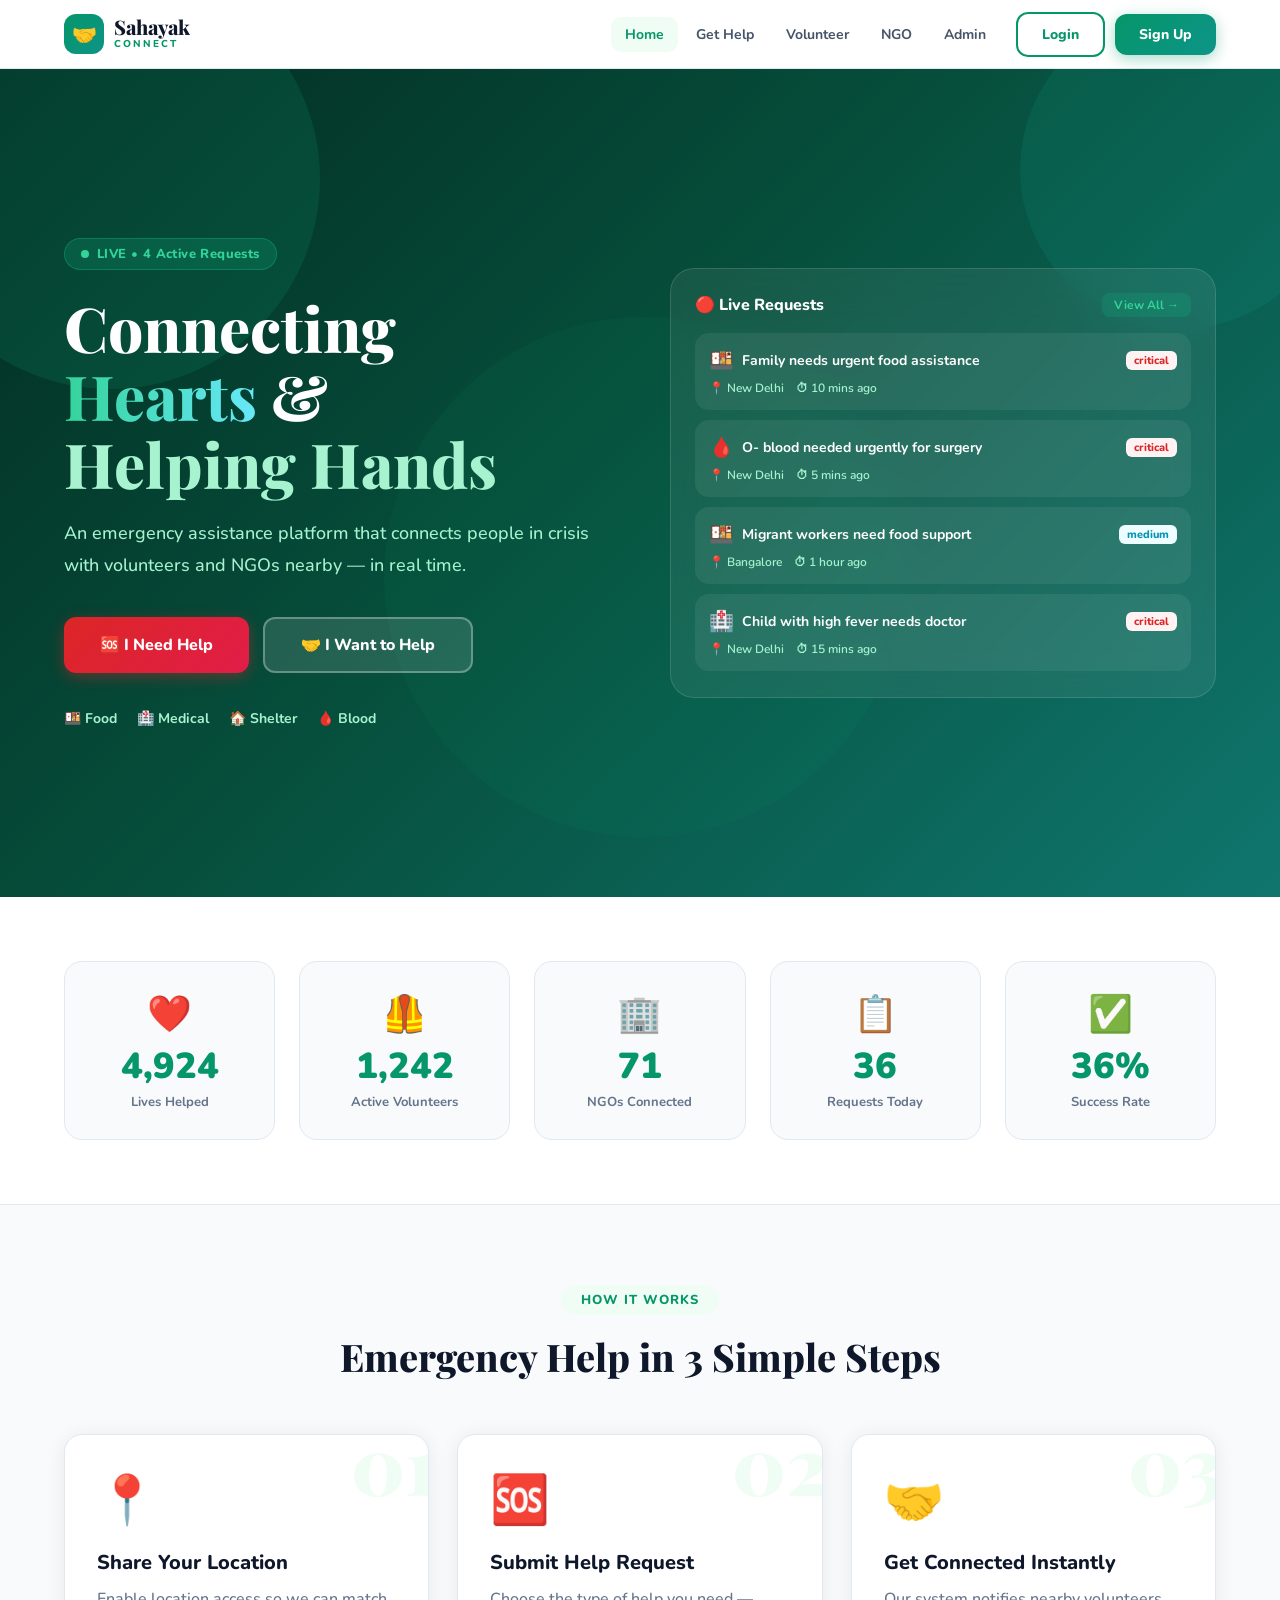
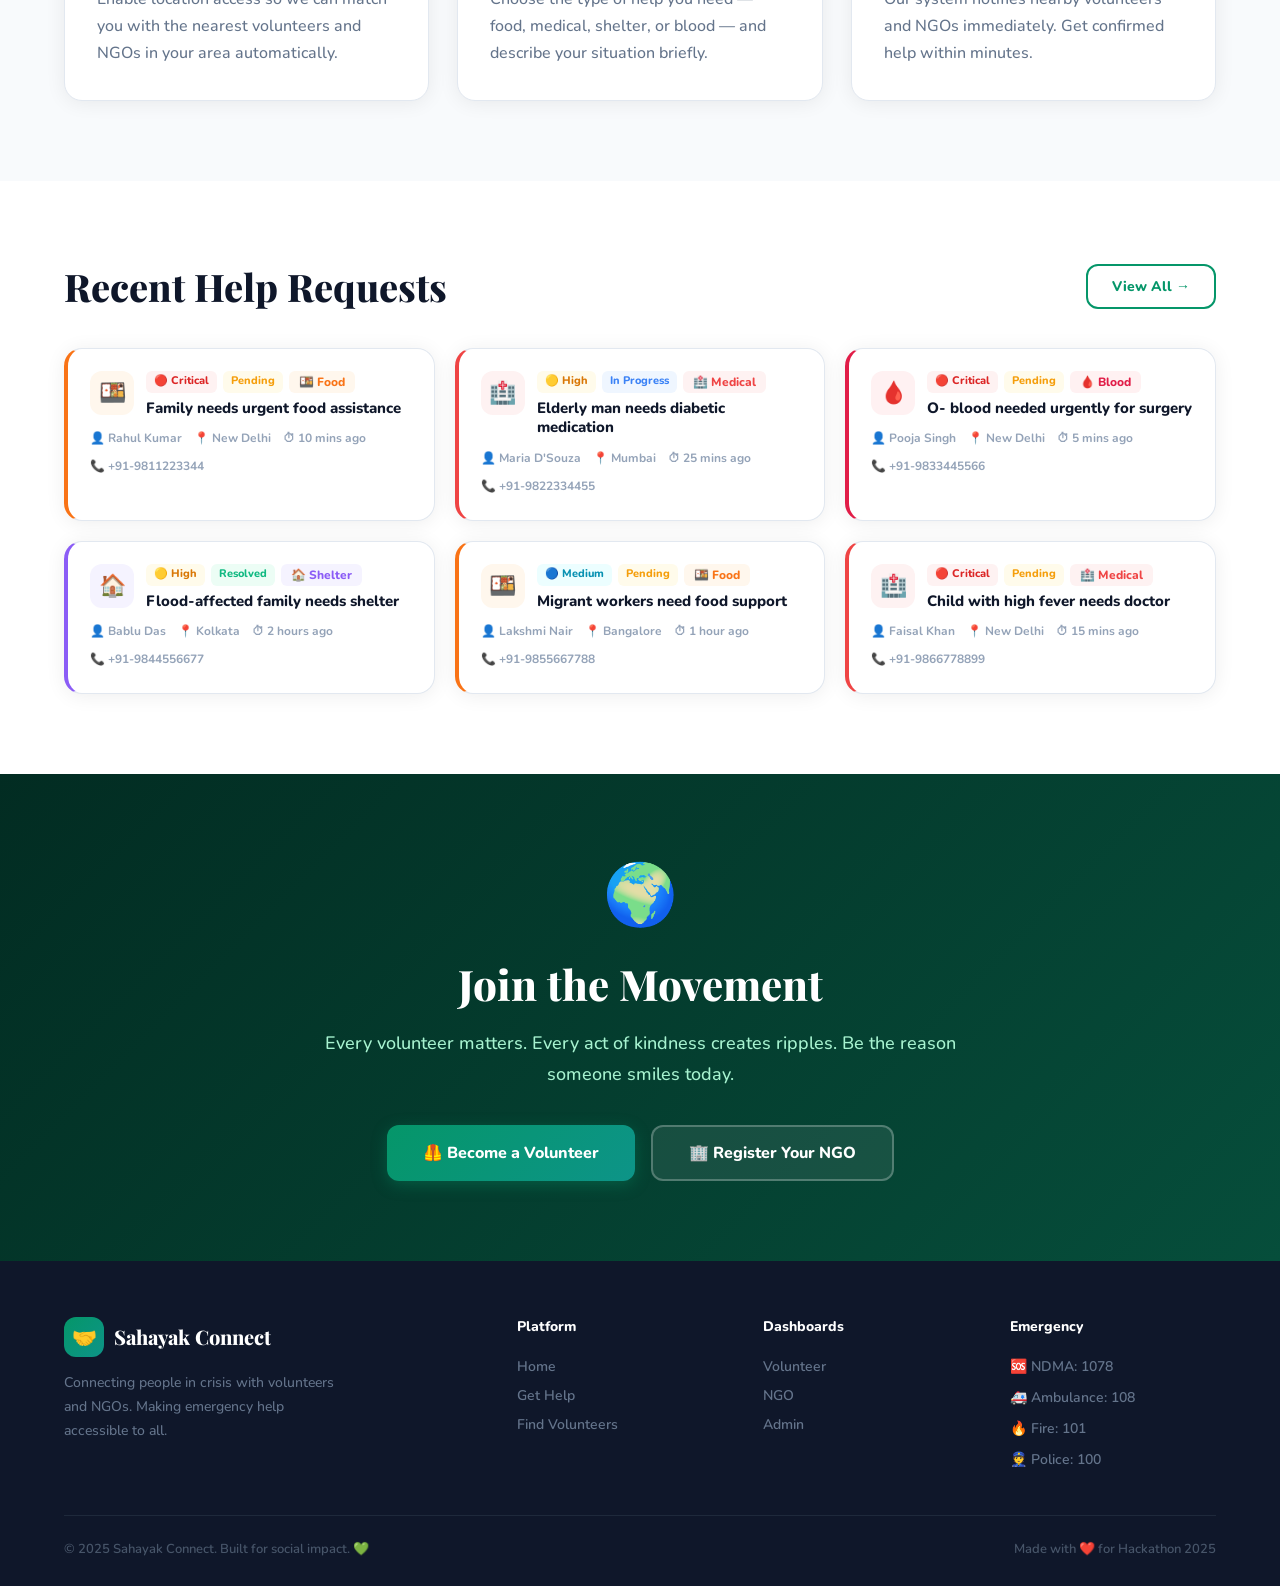
<file: index.html>
<!DOCTYPE html>
<html lang="en">
<head>
  <meta charset="UTF-8" />
  <meta name="viewport" content="width=device-width, initial-scale=1.0" />
  <title>Sahayak Connect — Emergency Help Platform</title>

  <!-- Google Fonts: Nunito (body) + Playfair Display (headings) -->
  <link href="https://fonts.googleapis.com/css2?family=Nunito:wght@400;500;600;700;800;900&family=Playfair+Display:wght@700;800&display=swap" rel="stylesheet" />

  <!-- Main stylesheet -->
  <link rel="stylesheet" href="style.css" />
</head>
<body>

  <!-- ═══════════════════════════════════════════════
       NAVBAR — sticky top navigation bar
  ═══════════════════════════════════════════════ -->
  <nav class="navbar" id="navbar">
    <div class="nav-inner">

      <!-- Brand Logo -->
      <div class="brand" onclick="window.location='index.html'">
        <div class="brand-icon">🤝</div>
        <div>
          <div class="brand-name">Sahayak</div>
          <div class="brand-sub">CONNECT</div>
        </div>
      </div>

      <!-- Desktop Navigation Links -->
      <ul class="nav-links" id="navLinks">
        <li><a href="index.html" class="nav-link active">Home</a></li>
        <li><a href="request.html" class="nav-link">Get Help</a></li>
        <li><a href="volunteer.html" class="nav-link">Volunteer</a></li>
        <li><a href="ngo.html" class="nav-link">NGO</a></li>
        <li><a href="admin.html" class="nav-link">Admin</a></li>
      </ul>

      <!-- Auth Buttons -->
      <div class="nav-actions">
        <a href="auth.html" class="btn btn-outline">Login</a>
        <a href="auth.html" class="btn btn-primary">Sign Up</a>
      </div>

      <!-- Hamburger for Mobile -->
      <button class="hamburger" id="hamburger" onclick="toggleMenu()">☰</button>
    </div>

    <!-- Mobile Menu Dropdown -->
    <div class="mobile-menu" id="mobileMenu">
      <a href="index.html">🏠 Home</a>
      <a href="request.html">🆘 Get Help</a>
      <a href="volunteer.html">🦺 Volunteer Dashboard</a>
      <a href="ngo.html">🏢 NGO Dashboard</a>
      <a href="admin.html">👑 Admin Dashboard</a>
      <a href="auth.html">🔐 Login / Sign Up</a>
    </div>
  </nav>

  <!-- ═══════════════════════════════════════════════
       HERO SECTION — main landing banner
  ═══════════════════════════════════════════════ -->
  <section class="hero">

    <!-- Decorative floating background blobs -->
    <div class="hero-blob blob-1"></div>
    <div class="hero-blob blob-2"></div>
    <div class="hero-blob blob-3"></div>

    <div class="hero-inner">

      <!-- Left: Headline + CTAs -->
      <div class="hero-content fade-up">

        <!-- Live indicator badge -->
        <div class="live-badge">
          <span class="live-dot"></span>
          <span id="liveBadgeText">LIVE • Loading requests...</span>
        </div>

        <h1 class="hero-title">
          Connecting<br />
          <span class="gradient-text">Hearts</span> &<br />
          <span class="hero-sub-text">Helping Hands</span>
        </h1>

        <p class="hero-desc">
          An emergency assistance platform that connects people in crisis
          with volunteers and NGOs nearby — in real time.
        </p>

        <!-- Primary CTA Buttons -->
        <div class="hero-btns">
          <a href="request.html" class="btn btn-danger btn-lg pulse-btn">
            🆘 I Need Help
          </a>
          <a href="auth.html" class="btn btn-glass btn-lg">
            🤝 I Want to Help
          </a>
        </div>

        <!-- Help Category Tags -->
        <div class="hero-tags">
          <span class="hero-tag">🍱 Food</span>
          <span class="hero-tag">🏥 Medical</span>
          <span class="hero-tag">🏠 Shelter</span>
          <span class="hero-tag">🩸 Blood</span>
        </div>
      </div>

      <!-- Right: Live Requests Panel -->
      <div class="hero-panel fade-up-2">
        <div class="panel-header">
          <h3 class="panel-title">🔴 Live Requests</h3>
          <a href="volunteer.html" class="panel-link">View All →</a>
        </div>

        <!-- Requests injected here by script.js -->
        <div id="liveRequestsFeed">
          <p class="panel-empty">Loading live requests...</p>
        </div>
      </div>

    </div>
  </section>

  <!-- ═══════════════════════════════════════════════
       STATS SECTION — animated impact counters
  ═══════════════════════════════════════════════ -->
  <section class="stats-section">
    <div class="container">
      <div class="stats-grid">

        <div class="stat-card">
          <div class="stat-icon">❤️</div>
          <!-- data-target = final number for animation -->
          <div class="stat-num" data-target="12847">0</div>
          <div class="stat-label">Lives Helped</div>
        </div>

        <div class="stat-card">
          <div class="stat-icon">🦺</div>
          <div class="stat-num" data-target="3241">0</div>
          <div class="stat-label">Active Volunteers</div>
        </div>

        <div class="stat-card">
          <div class="stat-icon">🏢</div>
          <div class="stat-num" data-target="187">0</div>
          <div class="stat-label">NGOs Connected</div>
        </div>

        <div class="stat-card">
          <div class="stat-icon">📋</div>
          <div class="stat-num" data-target="94">0</div>
          <div class="stat-label">Requests Today</div>
        </div>

        <div class="stat-card">
          <div class="stat-icon">✅</div>
          <div class="stat-num" data-target="94" data-suffix="%">0</div>
          <div class="stat-label">Success Rate</div>
        </div>

      </div>
    </div>
  </section>

  <!-- ═══════════════════════════════════════════════
       HOW IT WORKS — 3 step explainer
  ═══════════════════════════════════════════════ -->
  <section class="how-section">
    <div class="container">

      <div class="section-header">
        <div class="section-badge">How It Works</div>
        <h2 class="section-title">Emergency Help in 3 Simple Steps</h2>
      </div>

      <div class="steps-grid">

        <div class="step-card card">
          <div class="step-num">01</div>
          <div class="step-icon">📍</div>
          <h3>Share Your Location</h3>
          <p>Enable location access so we can match you with the nearest volunteers and NGOs in your area automatically.</p>
        </div>

        <div class="step-card card">
          <div class="step-num">02</div>
          <div class="step-icon">🆘</div>
          <h3>Submit Help Request</h3>
          <p>Choose the type of help you need — food, medical, shelter, or blood — and describe your situation briefly.</p>
        </div>

        <div class="step-card card">
          <div class="step-num">03</div>
          <div class="step-icon">🤝</div>
          <h3>Get Connected Instantly</h3>
          <p>Our system notifies nearby volunteers and NGOs immediately. Get confirmed help within minutes.</p>
        </div>

      </div>
    </div>
  </section>

  <!-- ═══════════════════════════════════════════════
       RECENT REQUESTS — pulled from dummy data
  ═══════════════════════════════════════════════ -->
  <section class="requests-section">
    <div class="container">

      <div class="section-flex-header">
        <h2 class="section-title">Recent Help Requests</h2>
        <a href="volunteer.html" class="btn btn-outline">View All →</a>
      </div>

      <!-- Cards injected by script.js -->
      <div class="requests-grid" id="homeRequestsGrid"></div>

    </div>
  </section>

  <!-- ═══════════════════════════════════════════════
       CTA BANNER — call to action at page bottom
  ═══════════════════════════════════════════════ -->
  <section class="cta-section">
    <div class="container cta-inner">
      <div class="cta-emoji">🌍</div>
      <h2 class="cta-title">Join the Movement</h2>
      <p class="cta-desc">
        Every volunteer matters. Every act of kindness creates ripples.
        Be the reason someone smiles today.
      </p>
      <div class="cta-btns">
        <a href="auth.html" class="btn btn-primary btn-lg">🦺 Become a Volunteer</a>
        <a href="auth.html" class="btn btn-glass-dark btn-lg">🏢 Register Your NGO</a>
      </div>
    </div>
  </section>

  <!-- ═══════════════════════════════════════════════
       FOOTER
  ═══════════════════════════════════════════════ -->
  <footer class="footer">
    <div class="container">
      <div class="footer-grid">

        <!-- Brand Column -->
        <div class="footer-brand">
          <div class="brand">
            <div class="brand-icon">🤝</div>
            <span class="brand-name" style="color:white">Sahayak Connect</span>
          </div>
          <p class="footer-desc">Connecting people in crisis with volunteers and NGOs. Making emergency help accessible to all.</p>
        </div>

        <!-- Platform Links -->
        <div class="footer-col">
          <div class="footer-col-title">Platform</div>
          <a href="index.html" class="footer-link">Home</a>
          <a href="request.html" class="footer-link">Get Help</a>
          <a href="volunteer.html" class="footer-link">Find Volunteers</a>
        </div>

        <!-- Dashboard Links -->
        <div class="footer-col">
          <div class="footer-col-title">Dashboards</div>
          <a href="volunteer.html" class="footer-link">Volunteer</a>
          <a href="ngo.html" class="footer-link">NGO</a>
          <a href="admin.html" class="footer-link">Admin</a>
        </div>

        <!-- Emergency Numbers -->
        <div class="footer-col">
          <div class="footer-col-title">Emergency</div>
          <div class="footer-emergency">🆘 NDMA: 1078</div>
          <div class="footer-emergency">🚑 Ambulance: 108</div>
          <div class="footer-emergency">🔥 Fire: 101</div>
          <div class="footer-emergency">👮 Police: 100</div>
        </div>

      </div>

      <!-- Footer Bottom Bar -->
      <div class="footer-bottom">
        <span>© 2025 Sahayak Connect. Built for social impact. 💚</span>
        <span>Made with ❤️ for Hackathon 2025</span>
      </div>

    </div>
  </footer>

  <!-- Main JS (shared data + utilities) -->
  <script src="script.js"></script>

  <script>
    // ── On page load: render home page dynamic content ──

    // 1. Show pending count in live badge
    const pending = REQUESTS.filter(r => r.status === 'pending');
    document.getElementById('liveBadgeText').textContent =
      `LIVE • ${pending.length} Active Requests`;

    // 2. Render live requests in hero panel (show top 4 pending)
    const feed = document.getElementById('liveRequestsFeed');
    feed.innerHTML = pending.slice(0, 4).map(r => `
      <div class="live-req-item">
        <div class="live-req-top">
          <span class="live-req-icon">${HELP_TYPES[r.type].icon}</span>
          <span class="live-req-title">${r.title}</span>
          <span class="urgency-badge urgency-${r.urgency}">${r.urgency}</span>
        </div>
        <div class="live-req-meta">
          <span>📍 ${r.city}</span>
          <span>⏱ ${r.time}</span>
        </div>
      </div>
    `).join('') || '<p class="panel-empty">No pending requests 🎉</p>';

    // 3. Render recent requests grid (show 6)
    document.getElementById('homeRequestsGrid').innerHTML =
      REQUESTS.slice(0, 6).map(r => buildRequestCard(r, false)).join('');

    // 4. Animate stat counters when they scroll into view
    animateCounters();

    // 5. Highlight active nav link
    setActiveNav('index.html');
  </script>

</body>
</html>
</file>
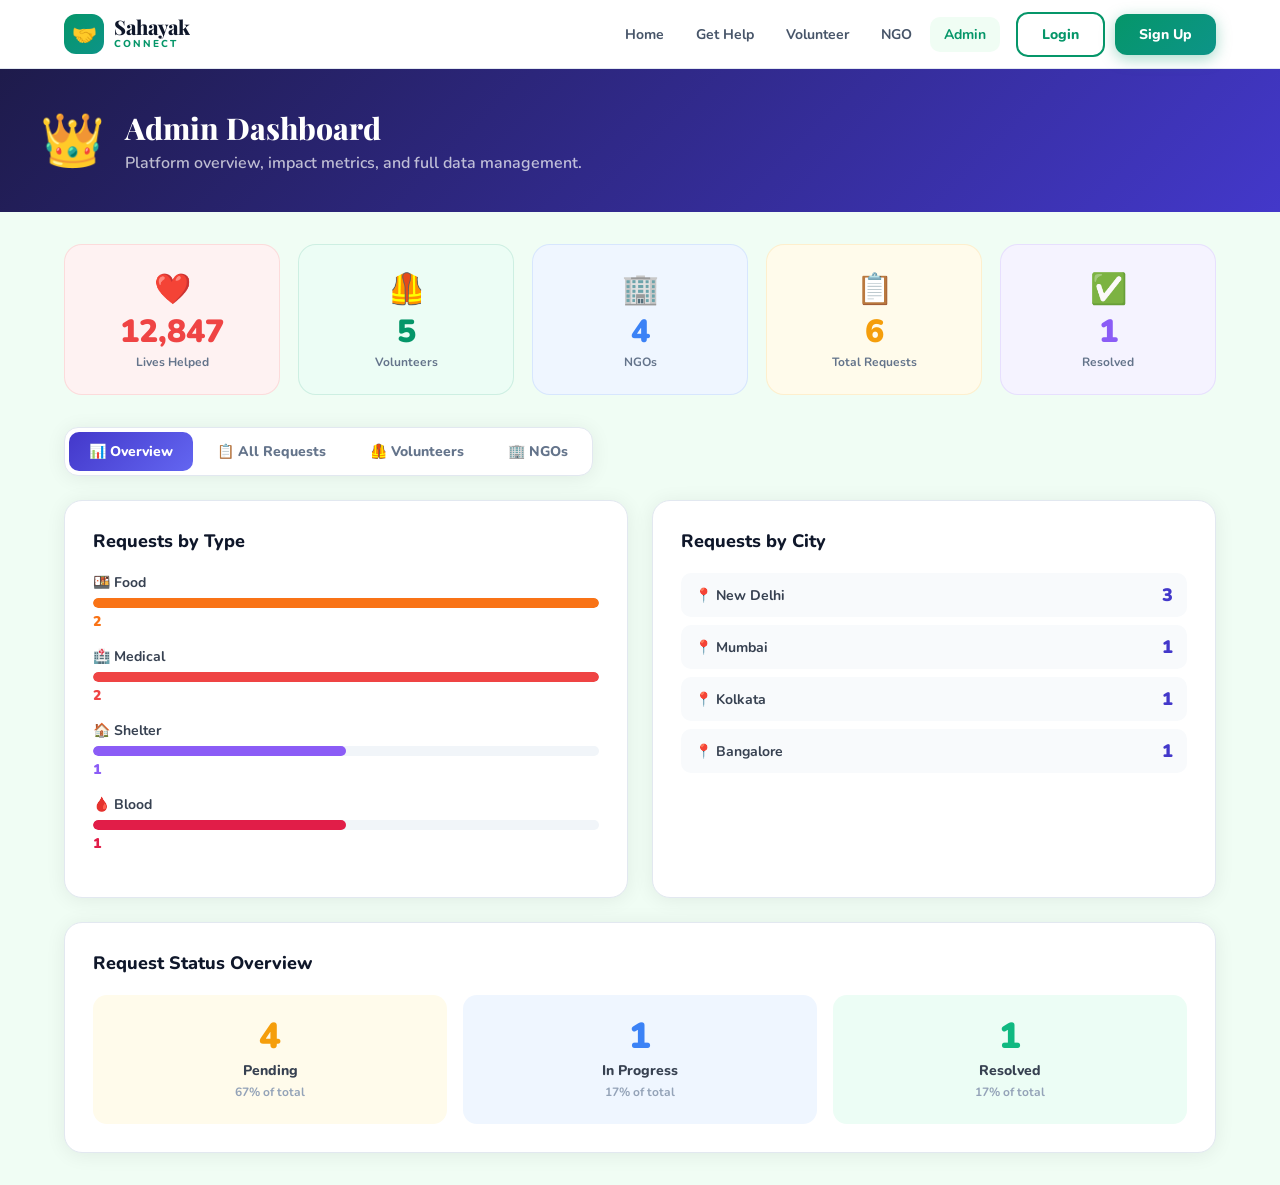
<file: admin.html>
<!DOCTYPE html>
<html lang="en">
<head>
  <meta charset="UTF-8" />
  <meta name="viewport" content="width=device-width, initial-scale=1.0" />
  <title>Admin Dashboard — Sahayak Connect</title>
  <link href="https://fonts.googleapis.com/css2?family=Nunito:wght@400;500;600;700;800;900&family=Playfair+Display:wght@700;800&display=swap" rel="stylesheet" />
  <link rel="stylesheet" href="style.css" />
</head>
<body>

  <!-- NAVBAR -->
  <nav class="navbar" id="navbar">
    <div class="nav-inner">
      <div class="brand" onclick="window.location='index.html'">
        <div class="brand-icon">🤝</div>
        <div>
          <div class="brand-name">Sahayak</div>
          <div class="brand-sub">CONNECT</div>
        </div>
      </div>
      <ul class="nav-links">
        <li><a href="index.html" class="nav-link">Home</a></li>
        <li><a href="request.html" class="nav-link">Get Help</a></li>
        <li><a href="volunteer.html" class="nav-link">Volunteer</a></li>
        <li><a href="ngo.html" class="nav-link">NGO</a></li>
        <li><a href="admin.html" class="nav-link active">Admin</a></li>
      </ul>
      <div class="nav-actions">
        <a href="auth.html" class="btn btn-outline">Login</a>
        <a href="auth.html" class="btn btn-primary">Sign Up</a>
      </div>
      <button class="hamburger" onclick="toggleMenu()">☰</button>
    </div>
    <div class="mobile-menu" id="mobileMenu">
      <a href="index.html">🏠 Home</a>
      <a href="request.html">🆘 Get Help</a>
      <a href="volunteer.html">🦺 Volunteer Dashboard</a>
      <a href="ngo.html">🏢 NGO Dashboard</a>
      <a href="admin.html">👑 Admin Dashboard</a>
      <a href="auth.html">🔐 Login / Sign Up</a>
    </div>
  </nav>

  <!-- DASHBOARD HEADER -->
  <div class="dash-header dash-header-purple">
    <div class="dash-header-inner">
      <div class="dash-header-icon">👑</div>
      <div>
        <h1 class="dash-header-title">Admin Dashboard</h1>
        <p class="dash-header-sub">Platform overview, impact metrics, and full data management.</p>
      </div>
    </div>
  </div>

  <div class="container" style="padding: 32px 24px">

    <!-- ── KPI CARDS ROW ── -->
    <div class="kpi-grid" id="adminKpis"></div>

    <!-- ── TAB NAVIGATION ── -->
    <div class="tab-bar">
      <button class="tab-btn active" onclick="switchTab('overview', this)">📊 Overview</button>
      <button class="tab-btn" onclick="switchTab('requests', this)">📋 All Requests</button>
      <button class="tab-btn" onclick="switchTab('volunteers', this)">🦺 Volunteers</button>
      <button class="tab-btn" onclick="switchTab('ngos', this)">🏢 NGOs</button>
    </div>

    <!-- ── TAB: OVERVIEW ── -->
    <div class="tab-panel" id="tab-overview">
      <div class="overview-grid">

        <!-- Requests by Type: horizontal bar chart -->
        <div class="card chart-card">
          <h3 class="chart-title">Requests by Type</h3>
          <div id="typeBreakdown"></div>
        </div>

        <!-- Requests by City -->
        <div class="card chart-card">
          <h3 class="chart-title">Requests by City</h3>
          <div id="cityBreakdown"></div>
        </div>

        <!-- Status distribution -->
        <div class="card chart-card chart-wide">
          <h3 class="chart-title">Request Status Overview</h3>
          <div class="status-overview-grid" id="statusOverview"></div>
        </div>

      </div>
    </div>

    <!-- ── TAB: ALL REQUESTS ── -->
    <div class="tab-panel hidden" id="tab-requests">
      <div class="requests-grid" id="adminRequestsGrid"></div>
    </div>

    <!-- ── TAB: VOLUNTEERS ── -->
    <div class="tab-panel hidden" id="tab-volunteers">
      <div class="vol-grid" id="adminVolunteersGrid"></div>
    </div>

    <!-- ── TAB: NGOS ── -->
    <div class="tab-panel hidden" id="tab-ngos">
      <div class="ngo-grid" id="adminNgosGrid"></div>
    </div>

  </div><!-- /container -->

  <script src="script.js"></script>
  <script>

    // ── Render on load ──
    window.addEventListener('DOMContentLoaded', () => {
      renderAdminKpis();
      renderOverviewTab();
      renderRequestsTab();
      renderVolunteersTab();
      renderNgosTab();
      setActiveNav('admin.html');
    });

    // ── Switch between tabs ──
    function switchTab(tabName, btn) {
      document.querySelectorAll('.tab-panel').forEach(p => p.classList.add('hidden'));
      document.querySelectorAll('.tab-btn').forEach(b => b.classList.remove('active'));
      document.getElementById('tab-' + tabName).classList.remove('hidden');
      btn.classList.add('active');
    }

    // ── Top KPI metric cards ──
    function renderAdminKpis() {
      const kpis = [
        { icon:'❤️', label:'Lives Helped',   value: '12,847',                                  color:'#EF4444', bg:'#FEF2F2' },
        { icon:'🦺', label:'Volunteers',     value: VOLUNTEERS.length,                          color:'#059669', bg:'#ECFDF5' },
        { icon:'🏢', label:'NGOs',           value: NGOS.length,                                color:'#3B82F6', bg:'#EFF6FF' },
        { icon:'📋', label:'Total Requests', value: REQUESTS.length,                            color:'#F59E0B', bg:'#FFFBEB' },
        { icon:'✅', label:'Resolved',       value: REQUESTS.filter(r=>r.status==='resolved').length, color:'#8B5CF6', bg:'#F5F3FF' },
      ];

      document.getElementById('adminKpis').innerHTML = kpis.map(k => `
        <div class="kpi-card" style="background:${k.bg};border-color:${k.color}22">
          <div class="kpi-icon">${k.icon}</div>
          <div class="kpi-num" style="color:${k.color}">${k.value}</div>
          <div class="kpi-label">${k.label}</div>
        </div>
      `).join('');
    }

    // ── Overview: bar charts using CSS widths ──
    function renderOverviewTab() {
      // By type
      const typeCounts = Object.keys(HELP_TYPES).map(t => ({
        type: t,
        count: REQUESTS.filter(r => r.type === t).length
      }));
      const maxType = Math.max(...typeCounts.map(t => t.count)) || 1;

      document.getElementById('typeBreakdown').innerHTML =
        typeCounts.map(({ type, count }) => {
          const info = HELP_TYPES[type];
          const pct  = Math.round((count / maxType) * 100);
          return `
            <div class="bar-row">
              <div class="bar-label">${info.icon} ${info.label}</div>
              <div class="bar-track">
                <div class="bar-fill" style="width:${pct}%;background:${info.color}"></div>
              </div>
              <div class="bar-count" style="color:${info.color}">${count}</div>
            </div>`;
        }).join('');

      // By city
      const cities = [...new Set(REQUESTS.map(r => r.city))];
      document.getElementById('cityBreakdown').innerHTML =
        cities.map(city => {
          const count = REQUESTS.filter(r => r.city === city).length;
          return `
            <div class="city-row">
              <span class="city-name">📍 ${city}</span>
              <span class="city-count">${count}</span>
            </div>`;
        }).join('');

      // By status
      const statuses = [
        { status:'pending',  label:'Pending',     color:'#F59E0B', bg:'#FFFBEB' },
        { status:'accepted', label:'In Progress',  color:'#3B82F6', bg:'#EFF6FF' },
        { status:'resolved', label:'Resolved',     color:'#10B981', bg:'#ECFDF5' },
      ];
      document.getElementById('statusOverview').innerHTML =
        statuses.map(s => {
          const count = REQUESTS.filter(r => r.status === s.status).length;
          const pct   = Math.round((count / REQUESTS.length) * 100) || 0;
          return `
            <div class="status-ov-card" style="background:${s.bg}">
              <div class="status-ov-num" style="color:${s.color}">${count}</div>
              <div class="status-ov-label">${s.label}</div>
              <div class="status-ov-pct">${pct}% of total</div>
            </div>`;
        }).join('');
    }

    // ── All Requests tab ──
    function renderRequestsTab() {
      document.getElementById('adminRequestsGrid').innerHTML =
        REQUESTS.map(r => buildRequestCard(r, true)).join('');
    }

    // ── Volunteers tab ──
    function renderVolunteersTab() {
      document.getElementById('adminVolunteersGrid').innerHTML =
        VOLUNTEERS.map(v => `
          <div class="card vol-card">
            <div class="vol-card-header">
              <div class="avatar ${v.active ? 'avatar-green' : 'avatar-grey'}">${v.avatar}</div>
              <div style="flex:1">
                <div class="vol-card-name">${v.name}</div>
                <div class="vol-card-city">📍 ${v.city}</div>
              </div>
              <div class="online-dot ${v.active ? '' : 'offline-dot'}"></div>
            </div>
            <div class="vol-stats-row">
              <div class="vol-stat-box" style="background:#f0fdf4">
                <div class="vol-stat-num" style="color:#059669">${v.helpedCount}</div>
                <div class="vol-stat-lbl">Helped</div>
              </div>
              <div class="vol-stat-box" style="background:#eff6ff">
                <div class="vol-stat-num" style="color:#3b82f6">${v.rating}</div>
                <div class="vol-stat-lbl">Rating</div>
              </div>
            </div>
            <div class="ngo-mini-tags">
              ${v.skills.map(s =>
                `<span class="tag tag-${s}">${HELP_TYPES[s].icon} ${HELP_TYPES[s].label}</span>`
              ).join('')}
            </div>
          </div>
        `).join('');
    }

    // ── NGOs tab ──
    function renderNgosTab() {
      document.getElementById('adminNgosGrid').innerHTML =
        NGOS.map(n => `
          <div class="card ngo-admin-card ${n.campActive ? 'ngo-border-green' : 'ngo-border-grey'}">
            <div class="ngo-dir-header">
              <div class="avatar ${n.campActive ? 'avatar-green' : 'avatar-grey'}">${n.avatar}</div>
              <div style="flex:1">
                <div class="ngo-dir-name">${n.name}</div>
                <div class="ngo-dir-city">📍 ${n.city}</div>
              </div>
              <div class="ngo-status-badge ${n.campActive ? 'badge-active' : 'badge-inactive'}">
                ${n.campActive ? `${n.campsRunning} Camps` : 'Inactive'}
              </div>
            </div>
            <p class="ngo-dir-desc">${n.description}</p>
            <div class="ngo-mini-tags">
              ${n.services.map(s =>
                `<span class="tag tag-${s}">${HELP_TYPES[s].icon} ${HELP_TYPES[s].label}</span>`
              ).join('')}
            </div>
            <div class="ngo-contact">📧 ${n.contact}</div>
          </div>
        `).join('');
    }
  </script>

</body>
</html>
</file>
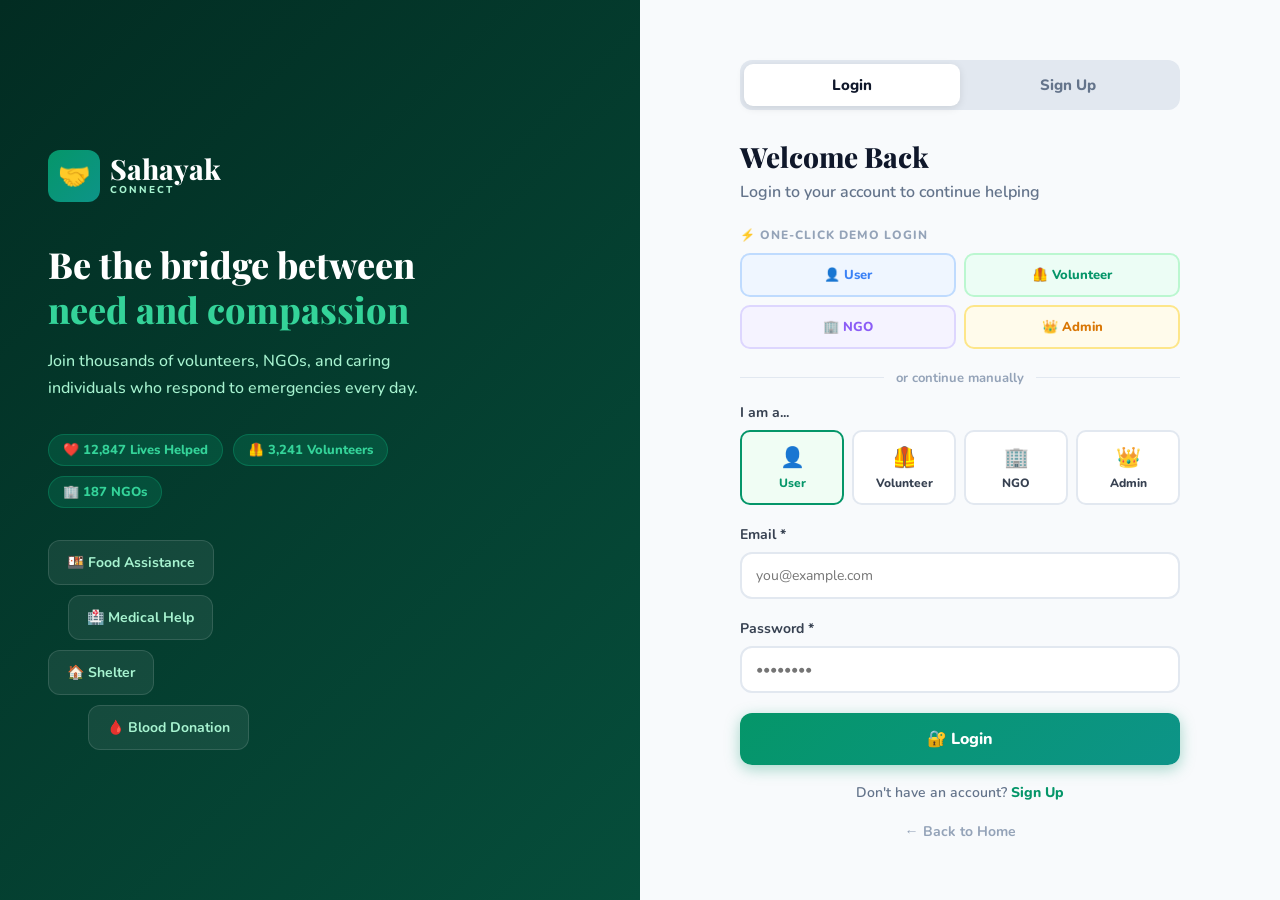
<file: auth.html>
<!DOCTYPE html>
<html lang="en">
<head>
  <meta charset="UTF-8" />
  <meta name="viewport" content="width=device-width, initial-scale=1.0" />
  <title>Login / Sign Up — Sahayak Connect</title>
  <link href="https://fonts.googleapis.com/css2?family=Nunito:wght@400;500;600;700;800;900&family=Playfair+Display:wght@700;800&display=swap" rel="stylesheet" />
  <link rel="stylesheet" href="style.css" />
</head>
<body class="auth-body">

  <!-- FULL-SCREEN AUTH LAYOUT -->
  <div class="auth-page">

    <!-- LEFT PANEL: Branding + info -->
    <div class="auth-left">
      <div class="auth-left-inner">

        <!-- Logo -->
        <div class="brand" style="margin-bottom:40px;cursor:pointer"
          onclick="window.location='index.html'">
          <div class="brand-icon brand-icon-lg">🤝</div>
          <div>
            <div class="brand-name" style="color:white;font-size:28px">Sahayak</div>
            <div class="brand-sub" style="color:#a7f3d0">CONNECT</div>
          </div>
        </div>

        <h2 class="auth-left-title">
          Be the bridge between<br />
          <span style="color:#34d399">need and compassion</span>
        </h2>
        <p class="auth-left-desc">
          Join thousands of volunteers, NGOs, and caring individuals
          who respond to emergencies every day.
        </p>

        <!-- Impact badges -->
        <div class="auth-badges">
          <div class="auth-badge">❤️ 12,847 Lives Helped</div>
          <div class="auth-badge">🦺 3,241 Volunteers</div>
          <div class="auth-badge">🏢 187 NGOs</div>
        </div>

        <!-- Floating help type cards for visual interest -->
        <div class="auth-float-cards">
          <div class="auth-float-card">🍱 Food Assistance</div>
          <div class="auth-float-card">🏥 Medical Help</div>
          <div class="auth-float-card">🏠 Shelter</div>
          <div class="auth-float-card">🩸 Blood Donation</div>
        </div>

      </div>
    </div>

    <!-- RIGHT PANEL: Auth Form -->
    <div class="auth-right">
      <div class="auth-form-wrap">

        <!-- Login / Signup Toggle -->
        <div class="auth-toggle">
          <button class="auth-toggle-btn active" id="loginToggle"
            onclick="switchAuthMode('login')">Login</button>
          <button class="auth-toggle-btn" id="signupToggle"
            onclick="switchAuthMode('signup')">Sign Up</button>
        </div>

        <h2 class="auth-form-title" id="authTitle">Welcome Back</h2>
        <p class="auth-form-sub" id="authSub">Login to your account to continue helping</p>

        <!-- ── QUICK DEMO LOGIN BUTTONS ── -->
        <div class="demo-section">
          <div class="demo-label">⚡ One-Click Demo Login</div>
          <div class="demo-grid">
            <button class="demo-btn demo-user"
              onclick="demoLogin('user','Demo User')">👤 User</button>
            <button class="demo-btn demo-volunteer"
              onclick="demoLogin('volunteer','Arjun Sharma')">🦺 Volunteer</button>
            <button class="demo-btn demo-ngo"
              onclick="demoLogin('ngo','Seva Foundation')">🏢 NGO</button>
            <button class="demo-btn demo-admin"
              onclick="demoLogin('admin','Admin')">👑 Admin</button>
          </div>
        </div>

        <div class="divider"><span>or continue manually</span></div>

        <!-- Role Selector -->
        <div class="form-group">
          <label class="form-label">I am a...</label>
          <div class="role-grid">
            <button class="role-btn active" data-role="user"
              onclick="selectRole(this,'user')">
              <span>👤</span><span>User</span>
            </button>
            <button class="role-btn" data-role="volunteer"
              onclick="selectRole(this,'volunteer')">
              <span>🦺</span><span>Volunteer</span>
            </button>
            <button class="role-btn" data-role="ngo"
              onclick="selectRole(this,'ngo')">
              <span>🏢</span><span>NGO</span>
            </button>
            <button class="role-btn" data-role="admin"
              onclick="selectRole(this,'admin')">
              <span>👑</span><span>Admin</span>
            </button>
          </div>
        </div>

        <!-- Name field (signup only) -->
        <div class="form-group" id="nameGroup" style="display:none">
          <label class="form-label">Full Name *</label>
          <input type="text" class="form-input" id="authName"
            placeholder="Your full name" />
        </div>

        <!-- Organisation field (ngo only) -->
        <div class="form-group" id="orgGroup" style="display:none">
          <label class="form-label">Organisation Name *</label>
          <input type="text" class="form-input" id="authOrg"
            placeholder="Your NGO / Organisation name" />
        </div>

        <div class="form-group">
          <label class="form-label">Email *</label>
          <input type="email" class="form-input" id="authEmail"
            placeholder="you@example.com" />
        </div>

        <div class="form-group">
          <label class="form-label">Password *</label>
          <input type="password" class="form-input" id="authPassword"
            placeholder="••••••••" />
        </div>

        <!-- Submit Button -->
        <button class="btn btn-primary btn-block btn-lg" id="authSubmitBtn"
          onclick="handleAuth()">
          🔐 Login
        </button>

        <!-- Toggle link -->
        <p class="auth-switch-text">
          <span id="authSwitchText">Don't have an account?</span>
          <a href="#" id="authSwitchLink" onclick="switchAuthMode('signup');return false">
            Sign Up
          </a>
        </p>

        <a href="index.html" class="back-home-link">← Back to Home</a>

      </div>
    </div>

  </div><!-- /auth-page -->

  <script src="script.js"></script>
  <script>

    let authMode    = 'login';
    let selectedRole = 'user';

    // ── Switch login / signup mode ──
    function switchAuthMode(mode) {
      authMode = mode;
      const isSignup = mode === 'signup';

      document.getElementById('loginToggle').classList.toggle('active', !isSignup);
      document.getElementById('signupToggle').classList.toggle('active', isSignup);

      document.getElementById('authTitle').textContent =
        isSignup ? 'Create Account' : 'Welcome Back';
      document.getElementById('authSub').textContent =
        isSignup ? 'Join Sahayak Connect today' : 'Login to your account to continue';

      document.getElementById('authSubmitBtn').textContent =
        isSignup ? '🚀 Create Account' : '🔐 Login';

      document.getElementById('authSwitchText').textContent =
        isSignup ? 'Already have an account?' : "Don't have an account?";
      document.getElementById('authSwitchLink').textContent =
        isSignup ? 'Login' : 'Sign Up';
      document.getElementById('authSwitchLink').onclick =
        () => { switchAuthMode(isSignup ? 'login' : 'signup'); return false; };

      // Show name field on signup
      document.getElementById('nameGroup').style.display = isSignup ? 'block' : 'none';
      // Show org field if NGO + signup
      document.getElementById('orgGroup').style.display =
        (isSignup && selectedRole === 'ngo') ? 'block' : 'none';
    }

    // ── Select role ──
    function selectRole(btn, role) {
      document.querySelectorAll('.role-btn').forEach(b => b.classList.remove('active'));
      btn.classList.add('active');
      selectedRole = role;
      // Show org field for NGO on signup
      document.getElementById('orgGroup').style.display =
        (authMode === 'signup' && role === 'ngo') ? 'block' : 'none';
    }

    // ── Demo login: skip form, go straight to dashboard ──
    function demoLogin(role, name) {
      redirectAfterLogin(role, name);
    }

    // ── Manual auth handler ──
    function handleAuth() {
      const email    = document.getElementById('authEmail').value.trim();
      const password = document.getElementById('authPassword').value.trim();

      if (!email || !password) {
        showToast('Please enter email and password', 'error');
        return;
      }

      // Derive display name
      let name = email.split('@')[0];
      name = name.charAt(0).toUpperCase() + name.slice(1);

      if (authMode === 'signup') {
        const nameVal = document.getElementById('authName').value.trim();
        if (!nameVal) { showToast('Please enter your name', 'error'); return; }
        name = nameVal;
      }

      showToast(`Welcome, ${name}! 👋`, 'success');

      // Small delay so toast is visible before redirect
      setTimeout(() => redirectAfterLogin(selectedRole, name), 900);
    }

    // ── Redirect based on role ──
    function redirectAfterLogin(role, name) {
      // Store in sessionStorage so dashboards can greet user
      sessionStorage.setItem('userName', name);
      sessionStorage.setItem('userRole', role);

      const destinations = {
        user:      'index.html',
        volunteer: 'volunteer.html',
        ngo:       'ngo.html',
        admin:     'admin.html'
      };

      showToast(`Welcome, ${name}! Redirecting... 👋`, 'success');
      setTimeout(() => {
        window.location.href = destinations[role] || 'index.html';
      }, 800);
    }
  </script>

</body>
</html>
</file>
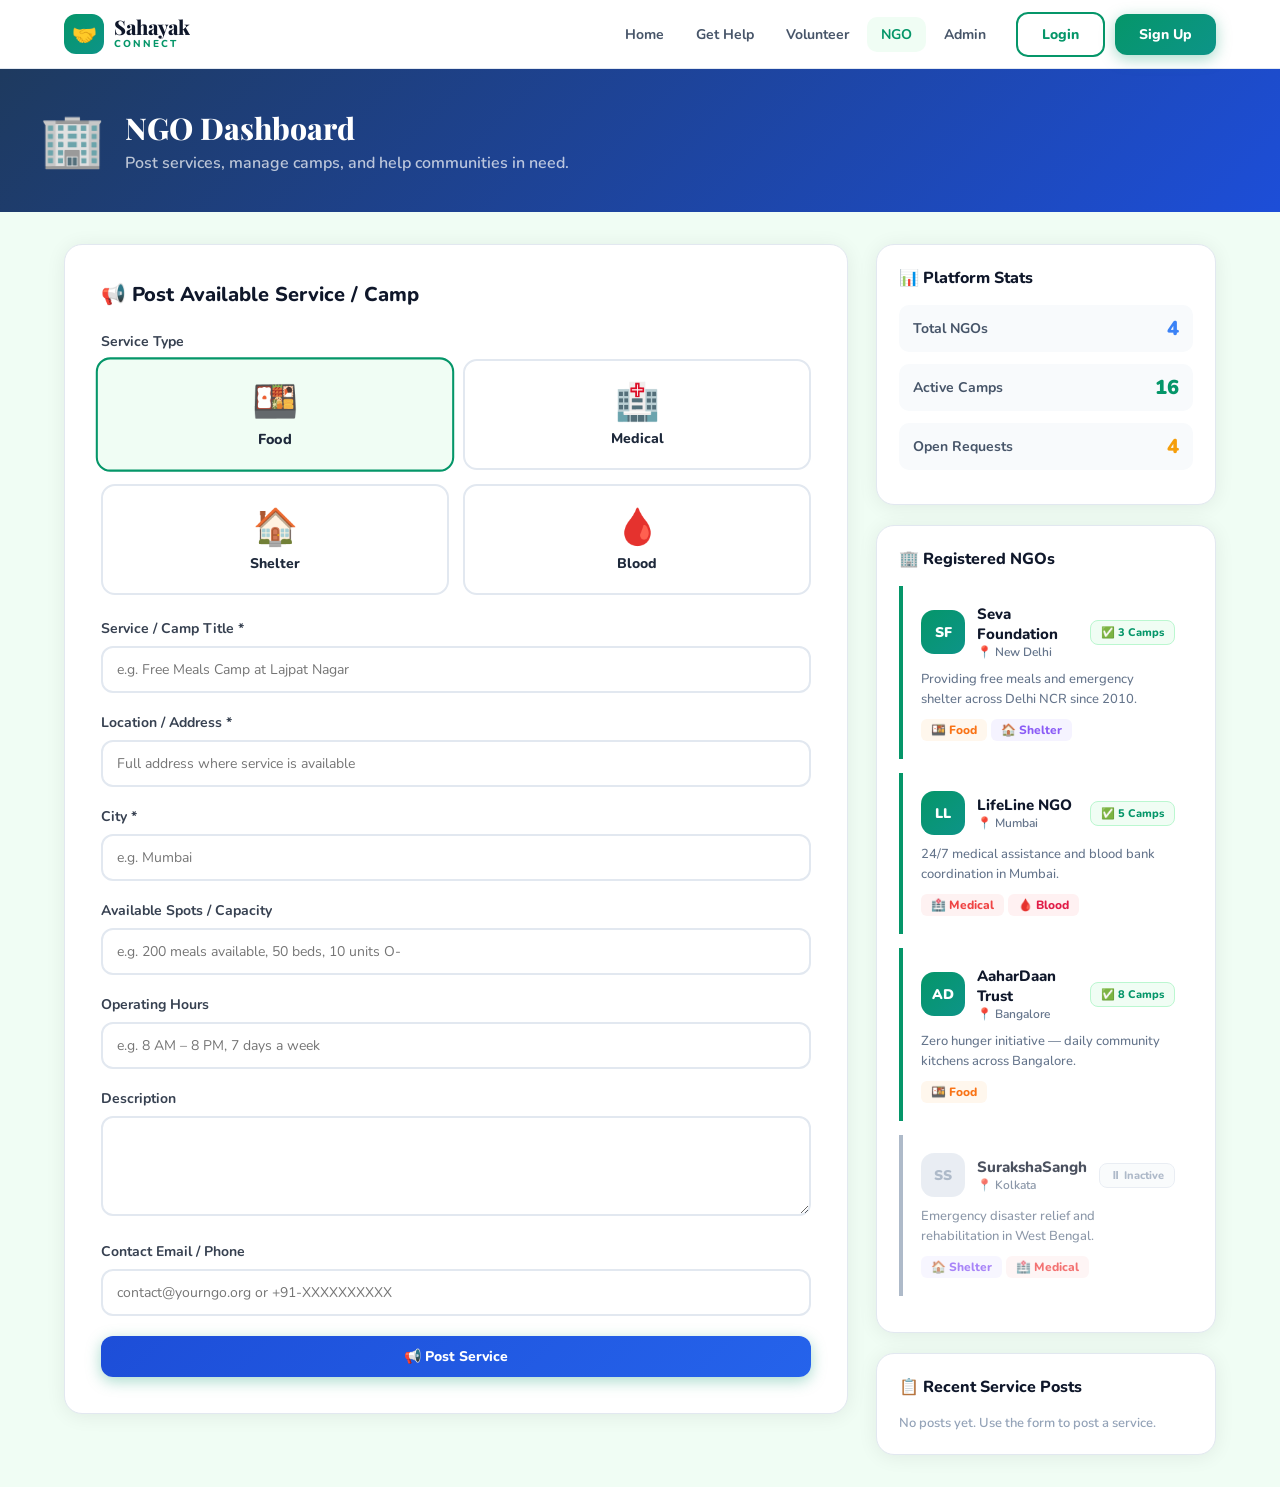
<file: ngo.html>
<!DOCTYPE html>
<html lang="en">
<head>
  <meta charset="UTF-8" />
  <meta name="viewport" content="width=device-width, initial-scale=1.0" />
  <title>NGO Dashboard — Sahayak Connect</title>
  <link href="https://fonts.googleapis.com/css2?family=Nunito:wght@400;500;600;700;800;900&family=Playfair+Display:wght@700;800&display=swap" rel="stylesheet" />
  <link rel="stylesheet" href="style.css" />
</head>
<body>

  <!-- NAVBAR -->
  <nav class="navbar" id="navbar">
    <div class="nav-inner">
      <div class="brand" onclick="window.location='index.html'">
        <div class="brand-icon">🤝</div>
        <div>
          <div class="brand-name">Sahayak</div>
          <div class="brand-sub">CONNECT</div>
        </div>
      </div>
      <ul class="nav-links">
        <li><a href="index.html" class="nav-link">Home</a></li>
        <li><a href="request.html" class="nav-link">Get Help</a></li>
        <li><a href="volunteer.html" class="nav-link">Volunteer</a></li>
        <li><a href="ngo.html" class="nav-link active">NGO</a></li>
        <li><a href="admin.html" class="nav-link">Admin</a></li>
      </ul>
      <div class="nav-actions">
        <a href="auth.html" class="btn btn-outline">Login</a>
        <a href="auth.html" class="btn btn-primary">Sign Up</a>
      </div>
      <button class="hamburger" onclick="toggleMenu()">☰</button>
    </div>
    <div class="mobile-menu" id="mobileMenu">
      <a href="index.html">🏠 Home</a>
      <a href="request.html">🆘 Get Help</a>
      <a href="volunteer.html">🦺 Volunteer Dashboard</a>
      <a href="ngo.html">🏢 NGO Dashboard</a>
      <a href="admin.html">👑 Admin Dashboard</a>
      <a href="auth.html">🔐 Login / Sign Up</a>
    </div>
  </nav>

  <!-- DASHBOARD HEADER -->
  <div class="dash-header dash-header-blue">
    <div class="dash-header-inner">
      <div class="dash-header-icon">🏢</div>
      <div>
        <h1 class="dash-header-title">NGO Dashboard</h1>
        <p class="dash-header-sub">Post services, manage camps, and help communities in need.</p>
      </div>
    </div>
  </div>

  <!-- MAIN CONTENT -->
  <div class="dash-page container">

    <!-- LEFT: Post Service Form -->
    <div class="dash-main">
      <div class="card form-card" style="max-width:100%">

        <h3 class="step-title">📢 Post Available Service / Camp</h3>

        <!-- Service Type Selector -->
        <div class="form-group">
          <label class="form-label">Service Type</label>
          <div class="type-grid">
            <button class="type-btn active" data-type="food"
              onclick="selectNgoService(this,'food')">
              <span class="type-btn-icon">🍱</span>
              <span class="type-btn-label">Food</span>
            </button>
            <button class="type-btn" data-type="medical"
              onclick="selectNgoService(this,'medical')">
              <span class="type-btn-icon">🏥</span>
              <span class="type-btn-label">Medical</span>
            </button>
            <button class="type-btn" data-type="shelter"
              onclick="selectNgoService(this,'shelter')">
              <span class="type-btn-icon">🏠</span>
              <span class="type-btn-label">Shelter</span>
            </button>
            <button class="type-btn" data-type="blood"
              onclick="selectNgoService(this,'blood')">
              <span class="type-btn-icon">🩸</span>
              <span class="type-btn-label">Blood</span>
            </button>
          </div>
        </div>

        <!-- Form Fields -->
        <div class="form-group">
          <label class="form-label">Service / Camp Title *</label>
          <input type="text" class="form-input" id="ngoTitle"
            placeholder="e.g. Free Meals Camp at Lajpat Nagar" />
        </div>

        <div class="form-group">
          <label class="form-label">Location / Address *</label>
          <input type="text" class="form-input" id="ngoLocation"
            placeholder="Full address where service is available" />
        </div>

        <div class="form-group">
          <label class="form-label">City *</label>
          <input type="text" class="form-input" id="ngoCity"
            placeholder="e.g. Mumbai" />
        </div>

        <div class="form-group">
          <label class="form-label">Available Spots / Capacity</label>
          <input type="text" class="form-input" id="ngoSpots"
            placeholder="e.g. 200 meals available, 50 beds, 10 units O-" />
        </div>

        <div class="form-group">
          <label class="form-label">Operating Hours</label>
          <input type="text" class="form-input" id="ngoHours"
            placeholder="e.g. 8 AM – 8 PM, 7 days a week" />
        </div>

        <div class="form-group">
          <label class="form-label">Description</label>
          <textarea class="form-input form-textarea" id="ngoDesc" rows="3"
            placeholder="Details about the service — what's provided, who can avail, requirements...">
          </textarea>
        </div>

        <div class="form-group">
          <label class="form-label">Contact Email / Phone</label>
          <input type="text" class="form-input" id="ngoContact"
            placeholder="contact@yourngo.org or +91-XXXXXXXXXX" />
        </div>

        <button class="btn btn-primary btn-block" style="background:linear-gradient(135deg,#1d4ed8,#2563eb)"
          onclick="postNgoService()">
          📢 Post Service
        </button>

      </div><!-- /form-card -->
    </div>

    <!-- RIGHT: NGO Directory -->
    <div class="dash-sidebar">

      <!-- Quick summary stats -->
      <div class="card sidebar-card">
        <h3 class="sidebar-card-title">📊 Platform Stats</h3>
        <div id="ngoStats"></div>
      </div>

      <!-- List of all registered NGOs -->
      <div class="card sidebar-card">
        <h3 class="sidebar-card-title">🏢 Registered NGOs</h3>
        <div id="ngoDirectory"></div>
      </div>

      <!-- Recently posted services (updated when form submitted) -->
      <div class="card sidebar-card">
        <h3 class="sidebar-card-title">📋 Recent Service Posts</h3>
        <div id="recentPosts">
          <p class="empty-text">No posts yet. Use the form to post a service.</p>
        </div>
      </div>

    </div>
  </div>

  <script src="script.js"></script>
  <script>

    let selectedNgoServiceType = 'food';

    // ── On load ──
    window.addEventListener('DOMContentLoaded', () => {
      renderNgoStats();
      renderNgoDirectory();
      setActiveNav('ngo.html');
    });

    // ── Select service type ──
    function selectNgoService(btn, type) {
      document.querySelectorAll('.type-btn').forEach(b => b.classList.remove('active'));
      btn.classList.add('active');
      selectedNgoServiceType = type;
    }

    // ── Post a new NGO service ──
    function postNgoService() {
      const title    = document.getElementById('ngoTitle').value.trim();
      const location = document.getElementById('ngoLocation').value.trim();
      const city     = document.getElementById('ngoCity').value.trim();

      if (!title || !location || !city) {
        showToast('Please fill in Title, Location, and City.', 'error');
        return;
      }

      const post = {
        id:      'post_' + Date.now(),
        type:    selectedNgoServiceType,
        title,
        location,
        city,
        spots:   document.getElementById('ngoSpots').value.trim(),
        hours:   document.getElementById('ngoHours').value.trim(),
        desc:    document.getElementById('ngoDesc').value.trim(),
        contact: document.getElementById('ngoContact').value.trim(),
        time:    'Just now'
      };

      // Prepend to recent posts panel
      const container = document.getElementById('recentPosts');
      const isEmpty   = container.querySelector('.empty-text');
      if (isEmpty) isEmpty.remove();

      const typeInfo = HELP_TYPES[post.type];
      container.insertAdjacentHTML('afterbegin', `
        <div class="ngo-post-item">
          <div class="ngo-post-header">
            <span class="ngo-post-icon">${typeInfo.icon}</span>
            <div>
              <div class="ngo-post-title">${post.title}</div>
              <div class="ngo-post-meta">📍 ${post.city} • ⏱ ${post.time}</div>
            </div>
          </div>
          ${post.spots ? `<div class="ngo-post-spots">🔢 ${post.spots}</div>` : ''}
        </div>
      `);

      showToast('Service posted! Volunteers have been notified. 🎉', 'success');

      // Reset form fields
      ['ngoTitle','ngoLocation','ngoCity','ngoSpots','ngoHours','ngoDesc','ngoContact']
        .forEach(id => document.getElementById(id).value = '');
    }

    // ── Stats in sidebar ──
    function renderNgoStats() {
      document.getElementById('ngoStats').innerHTML = `
        <div class="stat-bar-row">
          <span class="stat-bar-label">Total NGOs</span>
          <span class="stat-bar-num" style="color:#3B82F6">${NGOS.length}</span>
        </div>
        <div class="stat-bar-row">
          <span class="stat-bar-label">Active Camps</span>
          <span class="stat-bar-num" style="color:#059669">
            ${NGOS.filter(n => n.campActive).reduce((a,n) => a + n.campsRunning, 0)}
          </span>
        </div>
        <div class="stat-bar-row">
          <span class="stat-bar-label">Open Requests</span>
          <span class="stat-bar-num" style="color:#F59E0B">
            ${REQUESTS.filter(r => r.status === 'pending').length}
          </span>
        </div>
      `;
    }

    // ── Render NGO cards in directory ──
    function renderNgoDirectory() {
      document.getElementById('ngoDirectory').innerHTML =
        NGOS.map(n => `
          <div class="ngo-dir-card ${n.campActive ? 'ngo-active' : 'ngo-inactive'}">
            <div class="ngo-dir-header">
              <div class="avatar ${n.campActive ? 'avatar-green' : 'avatar-grey'}">${n.avatar}</div>
              <div style="flex:1">
                <div class="ngo-dir-name">${n.name}</div>
                <div class="ngo-dir-city">📍 ${n.city}</div>
              </div>
              <div class="ngo-status-badge ${n.campActive ? 'badge-active' : 'badge-inactive'}">
                ${n.campActive ? `✅ ${n.campsRunning} Camps` : '⏸ Inactive'}
              </div>
            </div>
            <p class="ngo-dir-desc">${n.description}</p>
            <div class="ngo-mini-tags">
              ${n.services.map(s =>
                `<span class="tag tag-${s}">${HELP_TYPES[s].icon} ${HELP_TYPES[s].label}</span>`
              ).join('')}
            </div>
          </div>
        `).join('');
    }
  </script>

</body>
</html>
</file>
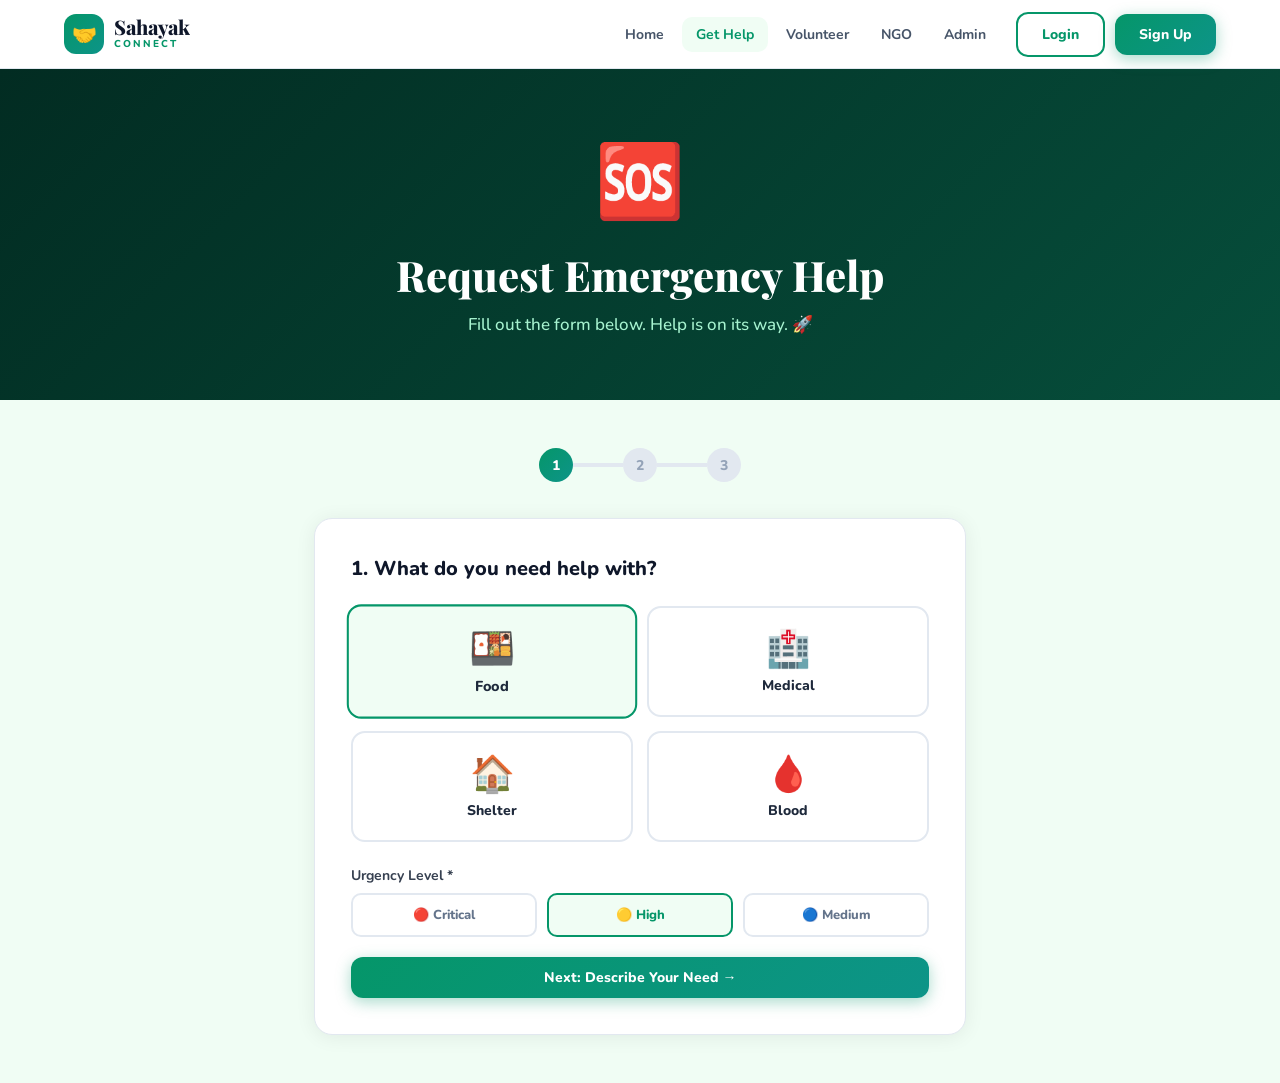
<file: request.html>
<!DOCTYPE html>
<html lang="en">
<head>
  <meta charset="UTF-8" />
  <meta name="viewport" content="width=device-width, initial-scale=1.0" />
  <title>Get Help — Sahayak Connect</title>
  <link href="https://fonts.googleapis.com/css2?family=Nunito:wght@400;500;600;700;800;900&family=Playfair+Display:wght@700;800&display=swap" rel="stylesheet" />
  <link rel="stylesheet" href="style.css" />
</head>
<body>

  <!-- NAVBAR -->
  <nav class="navbar" id="navbar">
    <div class="nav-inner">
      <div class="brand" onclick="window.location='index.html'">
        <div class="brand-icon">🤝</div>
        <div>
          <div class="brand-name">Sahayak</div>
          <div class="brand-sub">CONNECT</div>
        </div>
      </div>
      <ul class="nav-links">
        <li><a href="index.html" class="nav-link">Home</a></li>
        <li><a href="request.html" class="nav-link active">Get Help</a></li>
        <li><a href="volunteer.html" class="nav-link">Volunteer</a></li>
        <li><a href="ngo.html" class="nav-link">NGO</a></li>
        <li><a href="admin.html" class="nav-link">Admin</a></li>
      </ul>
      <div class="nav-actions">
        <a href="auth.html" class="btn btn-outline">Login</a>
        <a href="auth.html" class="btn btn-primary">Sign Up</a>
      </div>
      <button class="hamburger" onclick="toggleMenu()">☰</button>
    </div>
    <div class="mobile-menu" id="mobileMenu">
      <a href="index.html">🏠 Home</a>
      <a href="request.html">🆘 Get Help</a>
      <a href="volunteer.html">🦺 Volunteer Dashboard</a>
      <a href="ngo.html">🏢 NGO Dashboard</a>
      <a href="admin.html">👑 Admin Dashboard</a>
      <a href="auth.html">🔐 Login / Sign Up</a>
    </div>
  </nav>

  <!-- PAGE HEADER -->
  <div class="page-header">
    <div class="page-header-icon">🆘</div>
    <h1 class="page-header-title">Request Emergency Help</h1>
    <p class="page-header-desc">Fill out the form below. Help is on its way. 🚀</p>
  </div>

  <!-- MAIN FORM AREA -->
  <div class="form-page-wrap">

    <!-- STEP PROGRESS INDICATOR -->
    <div class="step-progress" id="stepProgress">
      <div class="step-dot active" id="dot1">1</div>
      <div class="step-line" id="line1"></div>
      <div class="step-dot" id="dot2">2</div>
      <div class="step-line" id="line2"></div>
      <div class="step-dot" id="dot3">3</div>
    </div>

    <!-- FORM CARD -->
    <div class="card form-card">

      <!-- ── STEP 1: Type + Urgency ── -->
      <div class="form-step" id="step1">
        <h3 class="step-title">1. What do you need help with?</h3>

        <!-- Help Type Selector -->
        <div class="type-grid">
          <button class="type-btn active" data-type="food" onclick="selectType(this,'food')">
            <span class="type-btn-icon">🍱</span>
            <span class="type-btn-label">Food</span>
          </button>
          <button class="type-btn" data-type="medical" onclick="selectType(this,'medical')">
            <span class="type-btn-icon">🏥</span>
            <span class="type-btn-label">Medical</span>
          </button>
          <button class="type-btn" data-type="shelter" onclick="selectType(this,'shelter')">
            <span class="type-btn-icon">🏠</span>
            <span class="type-btn-label">Shelter</span>
          </button>
          <button class="type-btn" data-type="blood" onclick="selectType(this,'blood')">
            <span class="type-btn-icon">🩸</span>
            <span class="type-btn-label">Blood</span>
          </button>
        </div>

        <!-- Urgency Selector -->
        <div class="form-group">
          <label class="form-label">Urgency Level *</label>
          <div class="urgency-grid">
            <button class="urgency-btn" data-urgency="critical" onclick="selectUrgency(this,'critical')">
              🔴 Critical
            </button>
            <button class="urgency-btn active" data-urgency="high" onclick="selectUrgency(this,'high')">
              🟡 High
            </button>
            <button class="urgency-btn" data-urgency="medium" onclick="selectUrgency(this,'medium')">
              🔵 Medium
            </button>
          </div>
        </div>

        <button class="btn btn-primary btn-block" onclick="goToStep(2)">
          Next: Describe Your Need →
        </button>
      </div>

      <!-- ── STEP 2: Description ── -->
      <div class="form-step hidden" id="step2">
        <h3 class="step-title">2. Describe Your Situation</h3>

        <div class="form-group">
          <label class="form-label">Request Title *</label>
          <input type="text" class="form-input" id="reqTitle"
            placeholder="Briefly describe your need e.g. Family needs food urgently" />
        </div>

        <div class="form-group">
          <label class="form-label">Description *</label>
          <textarea class="form-input form-textarea" id="reqDesc" rows="4"
            placeholder="Provide more details — number of people, specific requirements, current situation..."></textarea>
        </div>

        <div class="btn-row">
          <button class="btn btn-outline" onclick="goToStep(1)">← Back</button>
          <button class="btn btn-primary" onclick="goToStep(3)">Next: Your Details →</button>
        </div>
      </div>

      <!-- ── STEP 3: Contact + Location ── -->
      <div class="form-step hidden" id="step3">
        <h3 class="step-title">3. Your Contact Details</h3>

        <div class="form-group">
          <label class="form-label">Your Name *</label>
          <input type="text" class="form-input" id="reqName" placeholder="Full name" />
        </div>

        <div class="form-group">
          <label class="form-label">Phone Number *</label>
          <input type="tel" class="form-input" id="reqPhone" placeholder="+91-XXXXXXXXXX" />
        </div>

        <div class="form-group">
          <label class="form-label">City *</label>
          <input type="text" class="form-input" id="reqCity" placeholder="e.g. New Delhi" />
        </div>

        <!-- Location Capture Button -->
        <div class="form-group">
          <label class="form-label">📍 Location</label>
          <button class="location-btn" id="locationBtn" onclick="captureLocation()">
            📍 Click to Auto-Capture My Location
          </button>
          <!-- Shows coords after capture -->
          <div class="location-status hidden" id="locationStatus"></div>
        </div>

        <!-- Summary Box -->
        <div class="summary-box" id="summaryBox">
          <div class="summary-title">📋 Request Summary</div>
          <div class="summary-content" id="summaryContent"></div>
        </div>

        <div class="btn-row">
          <button class="btn btn-outline" onclick="goToStep(2)">← Back</button>
          <button class="btn btn-danger" onclick="submitRequest()">
            🆘 Submit Help Request
          </button>
        </div>
      </div>

    </div><!-- /form-card -->

    <!-- SUCCESS MESSAGE (hidden until form submitted) -->
    <div class="success-card hidden" id="successCard">
      <div class="success-icon">✅</div>
      <h2 class="success-title">Help Request Submitted!</h2>
      <p class="success-desc">
        We are connecting you with nearby volunteers and NGOs right now.
        You will receive a call or message shortly. Stay safe! 💚
      </p>
      <div class="success-ref" id="successRef"></div>
      <a href="index.html" class="btn btn-primary btn-lg">← Back to Home</a>
    </div>

  </div><!-- /form-page-wrap -->

  <script src="script.js"></script>
  <script>
    // ── State for form ──
    let selectedType    = 'food';
    let selectedUrgency = 'high';
    let capturedLocation = null;

    // ── Select help type (highlights button) ──
    function selectType(btn, type) {
      document.querySelectorAll('.type-btn').forEach(b => b.classList.remove('active'));
      btn.classList.add('active');
      selectedType = type;
    }

    // ── Select urgency level ──
    function selectUrgency(btn, urgency) {
      document.querySelectorAll('.urgency-btn').forEach(b => b.classList.remove('active'));
      btn.classList.add('active');
      selectedUrgency = urgency;
    }

    // ── Navigate between steps with validation ──
    function goToStep(step) {
      // Validate step 2 before moving to step 3
      if (step === 3) {
        const title = document.getElementById('reqTitle').value.trim();
        const desc  = document.getElementById('reqDesc').value.trim();
        if (!title || !desc) {
          showToast('Please fill in the title and description', 'error');
          return;
        }
        // Update summary box
        updateSummary();
      }

      // Hide all steps, show target
      document.querySelectorAll('.form-step').forEach(s => s.classList.add('hidden'));
      document.getElementById('step' + step).classList.remove('hidden');

      // Update progress dots
      for (let i = 1; i <= 3; i++) {
        const dot  = document.getElementById('dot'  + i);
        const line = document.getElementById('line' + (i - 1));
        dot.classList.toggle('active', i <= step);
        dot.classList.toggle('done',   i <  step);
        if (line) line.classList.toggle('done', i <= step);
      }
    }

    // ── Build and display the summary ──
    function updateSummary() {
      const type = HELP_TYPES[selectedType];
      document.getElementById('summaryContent').innerHTML = `
        <span>${type.icon} ${type.label}</span> •
        <span class="urgency-text-${selectedUrgency}">${selectedUrgency} urgency</span>
        <div style="margin-top:6px;color:#047857;font-weight:600">
          "${document.getElementById('reqTitle').value}"
        </div>
      `;
    }

    // ── Geolocation capture ──
    function captureLocation() {
      const btn = document.getElementById('locationBtn');
      btn.textContent = '⏳ Getting your location...';
      btn.disabled = true;

      if (!navigator.geolocation) {
        showToast('Geolocation not supported by your browser', 'error');
        btn.textContent = '📍 Location Not Supported';
        return;
      }

      navigator.geolocation.getCurrentPosition(
        pos => {
          capturedLocation = {
            lat: pos.coords.latitude,
            lng: pos.coords.longitude
          };
          btn.textContent = '✅ Location Captured Successfully!';
          btn.classList.add('location-captured');

          const status = document.getElementById('locationStatus');
          status.textContent =
            `Lat: ${capturedLocation.lat.toFixed(4)}, Lng: ${capturedLocation.lng.toFixed(4)}`;
          status.classList.remove('hidden');

          showToast('Location captured! 📍', 'success');
        },
        err => {
          showToast('Location denied. Please enter city manually.', 'error');
          btn.textContent = '⚠️ Location Access Denied';
          btn.disabled = false;
        }
      );
    }

    // ── Submit the help request ──
    function submitRequest() {
      const name  = document.getElementById('reqName').value.trim();
      const phone = document.getElementById('reqPhone').value.trim();
      const city  = document.getElementById('reqCity').value.trim();
      const title = document.getElementById('reqTitle').value.trim();

      // Validate required fields
      if (!name || !phone || !city || !title) {
        showToast('Please fill in all required fields', 'error');
        return;
      }

      // Build new request object matching our data schema
      const newRequest = {
        id:          'r' + Date.now(),
        type:        selectedType,
        title:       title,
        description: document.getElementById('reqDesc').value.trim(),
        name:        name,
        phone:       phone,
        city:        city,
        urgency:     selectedUrgency,
        status:      'pending',
        time:        'Just now',
        location:    capturedLocation || { lat: 28.6139, lng: 77.2090 }
      };

      // Add to shared REQUESTS array (in-memory; would go to DB in production)
      REQUESTS.unshift(newRequest);

      // Show success card, hide form card
      document.querySelector('.form-card').classList.add('hidden');
      document.getElementById('stepProgress').classList.add('hidden');

      const successCard = document.getElementById('successCard');
      successCard.classList.remove('hidden');
      document.getElementById('successRef').textContent =
        `Reference ID: ${newRequest.id.toUpperCase()}`;

      showToast('Help request submitted! Connecting you with volunteers... 🚀', 'success');
    }

    // ── Set active nav ──
    setActiveNav('request.html');
  </script>

</body>
</html>
</file>
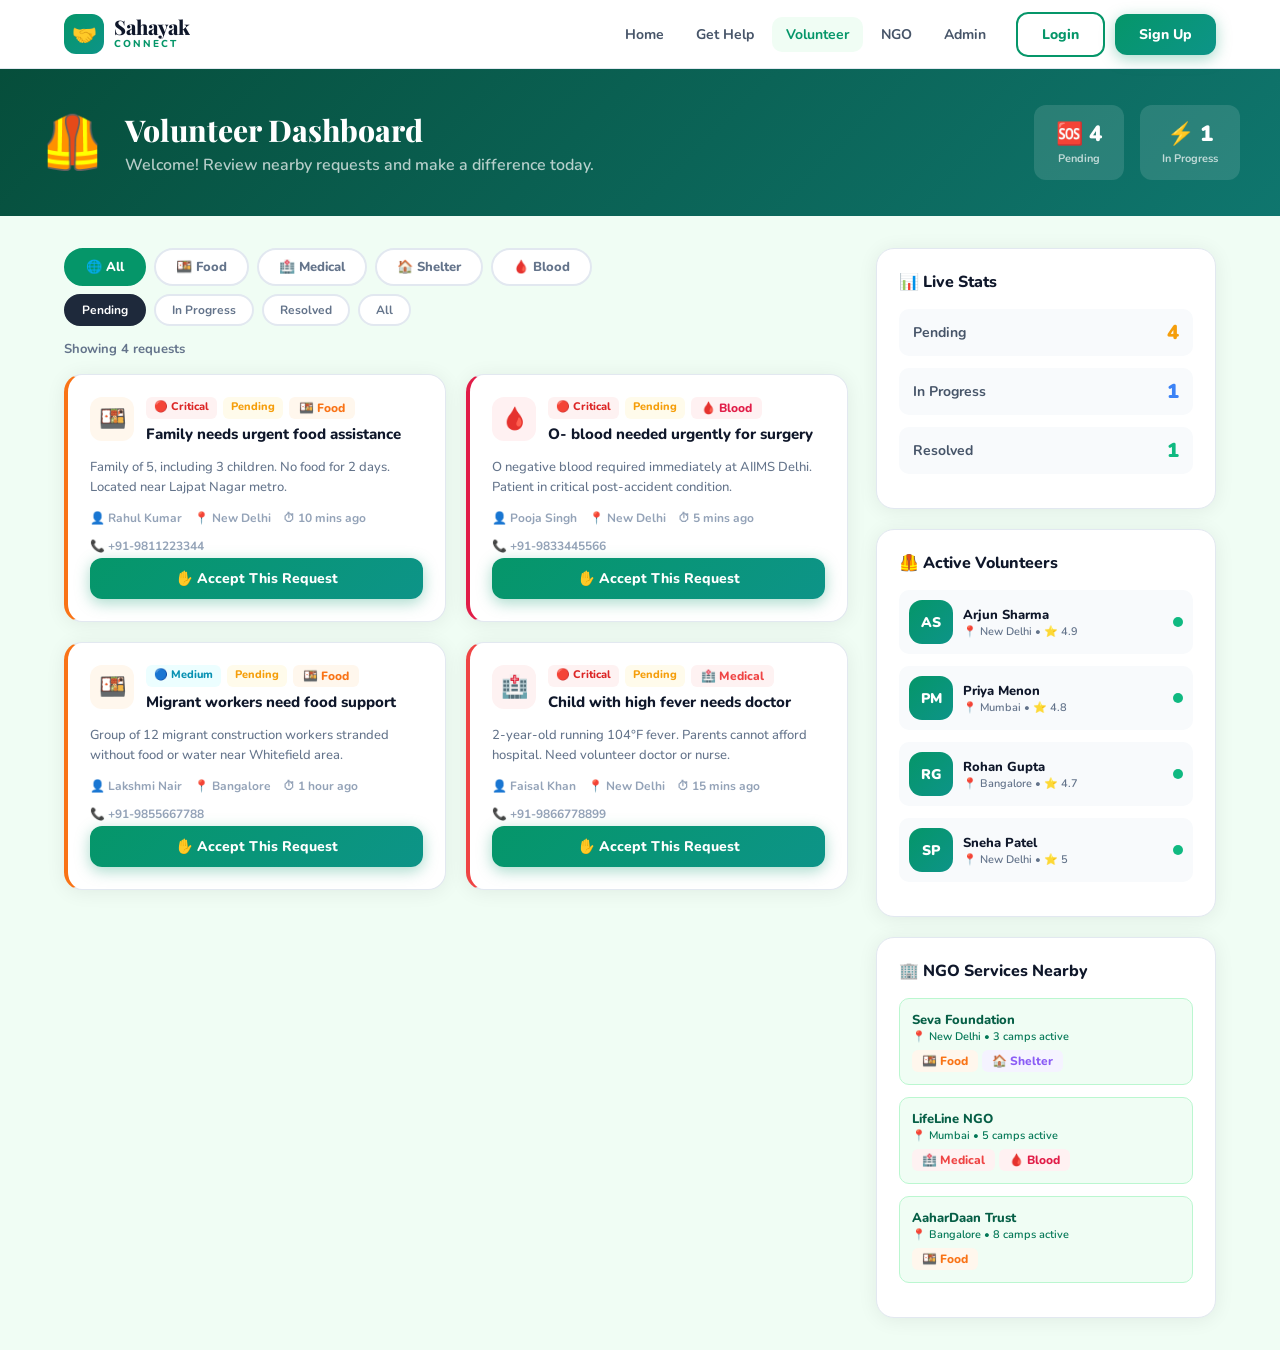
<file: volunteer.html>
<!DOCTYPE html>
<html lang="en">
<head>
  <meta charset="UTF-8" />
  <meta name="viewport" content="width=device-width, initial-scale=1.0" />
  <title>Volunteer Dashboard — Sahayak Connect</title>
  <link href="https://fonts.googleapis.com/css2?family=Nunito:wght@400;500;600;700;800;900&family=Playfair+Display:wght@700;800&display=swap" rel="stylesheet" />
  <link rel="stylesheet" href="style.css" />
</head>
<body>

  <!-- NAVBAR -->
  <nav class="navbar" id="navbar">
    <div class="nav-inner">
      <div class="brand" onclick="window.location='index.html'">
        <div class="brand-icon">🤝</div>
        <div>
          <div class="brand-name">Sahayak</div>
          <div class="brand-sub">CONNECT</div>
        </div>
      </div>
      <ul class="nav-links">
        <li><a href="index.html" class="nav-link">Home</a></li>
        <li><a href="request.html" class="nav-link">Get Help</a></li>
        <li><a href="volunteer.html" class="nav-link active">Volunteer</a></li>
        <li><a href="ngo.html" class="nav-link">NGO</a></li>
        <li><a href="admin.html" class="nav-link">Admin</a></li>
      </ul>
      <div class="nav-actions">
        <a href="auth.html" class="btn btn-outline">Login</a>
        <a href="auth.html" class="btn btn-primary">Sign Up</a>
      </div>
      <button class="hamburger" onclick="toggleMenu()">☰</button>
    </div>
    <div class="mobile-menu" id="mobileMenu">
      <a href="index.html">🏠 Home</a>
      <a href="request.html">🆘 Get Help</a>
      <a href="volunteer.html">🦺 Volunteer Dashboard</a>
      <a href="ngo.html">🏢 NGO Dashboard</a>
      <a href="admin.html">👑 Admin Dashboard</a>
      <a href="auth.html">🔐 Login / Sign Up</a>
    </div>
  </nav>

  <!-- DASHBOARD HEADER BANNER -->
  <div class="dash-header dash-header-green">
    <div class="dash-header-inner">
      <div class="dash-header-icon">🦺</div>
      <div>
        <h1 class="dash-header-title">Volunteer Dashboard</h1>
        <p class="dash-header-sub">
          Welcome! Review nearby requests and make a difference today.
        </p>
      </div>
      <!-- Live KPI counters shown in banner -->
      <div class="dash-kpis" id="volKpis"></div>
    </div>
  </div>

  <!-- MAIN CONTENT -->
  <div class="dash-page container">

    <!-- LEFT COLUMN: Requests List -->
    <div class="dash-main">

      <!-- Type Filter Pills -->
      <div class="filter-bar" id="typeFilters">
        <button class="filter-pill active" data-filter="all"
          onclick="filterRequests('all', this)">🌐 All</button>
        <button class="filter-pill" data-filter="food"
          onclick="filterRequests('food', this)">🍱 Food</button>
        <button class="filter-pill" data-filter="medical"
          onclick="filterRequests('medical', this)">🏥 Medical</button>
        <button class="filter-pill" data-filter="shelter"
          onclick="filterRequests('shelter', this)">🏠 Shelter</button>
        <button class="filter-pill" data-filter="blood"
          onclick="filterRequests('blood', this)">🩸 Blood</button>
      </div>

      <!-- Status Filter Pills -->
      <div class="filter-bar" id="statusFilters" style="margin-top:8px">
        <button class="filter-pill-sm active" data-status="pending"
          onclick="filterStatus('pending', this)">Pending</button>
        <button class="filter-pill-sm" data-status="accepted"
          onclick="filterStatus('accepted', this)">In Progress</button>
        <button class="filter-pill-sm" data-status="resolved"
          onclick="filterStatus('resolved', this)">Resolved</button>
        <button class="filter-pill-sm" data-status="all"
          onclick="filterStatus('all', this)">All</button>
      </div>

      <!-- Results count -->
      <div class="results-label" id="resultsLabel"></div>

      <!-- Request cards injected by JS -->
      <div class="requests-grid" id="volunteerRequestsGrid"></div>

    </div><!-- /dash-main -->

    <!-- RIGHT SIDEBAR -->
    <div class="dash-sidebar">

      <!-- Stats Card -->
      <div class="card sidebar-card">
        <h3 class="sidebar-card-title">📊 Live Stats</h3>
        <div id="sidebarStats"></div>
      </div>

      <!-- Active Volunteers -->
      <div class="card sidebar-card">
        <h3 class="sidebar-card-title">🦺 Active Volunteers</h3>
        <div id="activeVolunteersList"></div>
      </div>

      <!-- NGO Services -->
      <div class="card sidebar-card">
        <h3 class="sidebar-card-title">🏢 NGO Services Nearby</h3>
        <div id="ngoServicesList"></div>
      </div>

    </div><!-- /dash-sidebar -->

  </div><!-- /dash-page -->

  <script src="script.js"></script>
  <script>

    // ── Current filter state ──
    let currentTypeFilter   = 'all';
    let currentStatusFilter = 'pending';

    // ── Render everything on load ──
    window.addEventListener('DOMContentLoaded', () => {
      renderVolunteerPage();
      setActiveNav('volunteer.html');
    });

    function renderVolunteerPage() {
      renderKpis();
      renderRequestsGrid();
      renderSidebarStats();
      renderActiveVolunteers();
      renderNgoServices();
    }

    // ── Dashboard KPIs in header ──
    function renderKpis() {
      const pending    = REQUESTS.filter(r => r.status === 'pending').length;
      const inProgress = REQUESTS.filter(r => r.status === 'accepted').length;
      document.getElementById('volKpis').innerHTML = `
        <div class="dash-kpi">
          <div class="dash-kpi-num">🆘 ${pending}</div>
          <div class="dash-kpi-label">Pending</div>
        </div>
        <div class="dash-kpi">
          <div class="dash-kpi-num">⚡ ${inProgress}</div>
          <div class="dash-kpi-label">In Progress</div>
        </div>
      `;
    }

    // ── Filter by type ──
    function filterRequests(type, btn) {
      currentTypeFilter = type;
      document.querySelectorAll('#typeFilters .filter-pill')
        .forEach(b => b.classList.remove('active'));
      btn.classList.add('active');
      renderRequestsGrid();
    }

    // ── Filter by status ──
    function filterStatus(status, btn) {
      currentStatusFilter = status;
      document.querySelectorAll('#statusFilters .filter-pill-sm')
        .forEach(b => b.classList.remove('active'));
      btn.classList.add('active');
      renderRequestsGrid();
    }

    // ── Main requests grid renderer ──
    function renderRequestsGrid() {
      const filtered = REQUESTS.filter(r => {
        const typeOk   = currentTypeFilter === 'all'   || r.type   === currentTypeFilter;
        const statusOk = currentStatusFilter === 'all' || r.status === currentStatusFilter;
        return typeOk && statusOk;
      });

      document.getElementById('resultsLabel').textContent =
        `Showing ${filtered.length} request${filtered.length !== 1 ? 's' : ''}`;

      const grid = document.getElementById('volunteerRequestsGrid');

      if (filtered.length === 0) {
        grid.innerHTML = `
          <div class="empty-state">
            <div class="empty-icon">🔍</div>
            <p>No requests found for this filter.</p>
          </div>`;
        return;
      }

      // Build each card with volunteer-specific action buttons
      grid.innerHTML = filtered.map(r => {
        let actionBtn = '';
        if (r.status === 'pending') {
          actionBtn = `<button class="btn btn-primary btn-block"
            onclick="acceptRequest('${r.id}')">✋ Accept This Request</button>`;
        } else if (r.status === 'accepted') {
          actionBtn = `<button class="btn btn-success btn-block"
            onclick="resolveRequest('${r.id}')">✅ Mark as Resolved</button>`;
        }
        return buildRequestCard(r, true, actionBtn);
      }).join('');
    }

    // ── Accept a pending request ──
    function acceptRequest(id) {
      const req = REQUESTS.find(r => r.id === id);
      if (!req) return;
      req.status = 'accepted';
      renderVolunteerPage();
      showToast('Request accepted! The person has been notified. 🤝', 'success');
    }

    // ── Resolve an in-progress request ──
    function resolveRequest(id) {
      const req = REQUESTS.find(r => r.id === id);
      if (!req) return;
      req.status = 'resolved';
      renderVolunteerPage();
      showToast("Marked as resolved. You're a lifesaver! ❤️", 'success');
    }

    // ── Sidebar: live stats bars ──
    function renderSidebarStats() {
      const configs = [
        { label: 'Pending',     status: 'pending',  color: '#F59E0B' },
        { label: 'In Progress', status: 'accepted',  color: '#3B82F6' },
        { label: 'Resolved',    status: 'resolved',  color: '#10B981' },
      ];
      document.getElementById('sidebarStats').innerHTML = configs.map(c => {
        const count = REQUESTS.filter(r => r.status === c.status).length;
        return `
          <div class="stat-bar-row">
            <span class="stat-bar-label">${c.label}</span>
            <span class="stat-bar-num" style="color:${c.color}">${count}</span>
          </div>`;
      }).join('');
    }

    // ── Sidebar: active volunteer avatars ──
    function renderActiveVolunteers() {
      const active = VOLUNTEERS.filter(v => v.active);
      document.getElementById('activeVolunteersList').innerHTML =
        active.map(v => `
          <div class="sidebar-person">
            <div class="avatar avatar-green">${v.avatar}</div>
            <div>
              <div class="sidebar-person-name">${v.name}</div>
              <div class="sidebar-person-meta">📍 ${v.city} • ⭐ ${v.rating}</div>
            </div>
            <div class="online-dot"></div>
          </div>
        `).join('');
    }

    // ── Sidebar: NGO service cards ──
    function renderNgoServices() {
      const active = NGOS.filter(n => n.campActive);
      document.getElementById('ngoServicesList').innerHTML =
        active.map(n => `
          <div class="ngo-mini-card">
            <div class="ngo-mini-name">${n.name}</div>
            <div class="ngo-mini-meta">📍 ${n.city} • ${n.campsRunning} camps active</div>
            <div class="ngo-mini-tags">
              ${n.services.map(s =>
                `<span class="tag tag-${s}">${HELP_TYPES[s].icon} ${HELP_TYPES[s].label}</span>`
              ).join('')}
            </div>
          </div>
        `).join('');
    }
  </script>

</body>
</html>
</file>
<file: style.css>
/* ═══════════════════════════════════════════════════════════════════
   SAHAYAK CONNECT — Global Stylesheet
   Color Palette: Green (#059669, #064e3b) + Teal (#0d9488) + White
   Font: Nunito (body), Playfair Display (headings)
═══════════════════════════════════════════════════════════════════ */

/* ── Reset & Base ── */
*, *::before, *::after { box-sizing: border-box; margin: 0; padding: 0; }
html { scroll-behavior: smooth; }
body {
  font-family: 'Nunito', sans-serif;
  background: #f0fdf4;
  color: #1e293b;
  min-height: 100vh;
}

/* ── CSS Custom Properties ── */
:root {
  --green:        #059669;
  --green-dark:   #064e3b;
  --green-light:  #f0fdf4;
  --teal:         #0d9488;
  --red:          #dc2626;
  --blue:         #1d4ed8;
  --purple:       #4338ca;
  --text:         #1e293b;
  --text-muted:   #64748b;
  --border:       #e2e8f0;
  --radius:       14px;
  --shadow:       0 2px 20px rgba(0,0,0,0.07);
  --shadow-hover: 0 8px 35px rgba(0,0,0,0.12);
}

/* ── Scrollbar ── */
::-webkit-scrollbar { width: 6px; }
::-webkit-scrollbar-track { background: #f1f5f9; }
::-webkit-scrollbar-thumb { background: var(--green); border-radius: 3px; }

/* ══════════════════════════════════════════
   ANIMATIONS
══════════════════════════════════════════ */
@keyframes fadeUp   { from { transform: translateY(30px); opacity: 0; } to { transform: translateY(0); opacity: 1; } }
@keyframes float    { 0%,100% { transform: translateY(0); } 50% { transform: translateY(-12px); } }
@keyframes pulse    { 0%,100% { transform: scale(1); } 50% { transform: scale(1.05); } }
@keyframes ripple   { 0% { transform: scale(0.8); opacity:1; } 100% { transform: scale(2.5); opacity:0; } }
@keyframes slideIn  { from { transform: translateX(110px); opacity:0; } to { transform: translateX(0); opacity:1; } }
@keyframes countUp  { from { opacity:0; } to { opacity:1; } }

.fade-up   { animation: fadeUp 0.6s ease both; }
.fade-up-2 { animation: fadeUp 0.6s 0.18s ease both; }
.fade-up-3 { animation: fadeUp 0.6s 0.36s ease both; }
.pulse-btn { animation: pulse 3s infinite; }

/* ══════════════════════════════════════════
   TYPOGRAPHY UTILITIES
══════════════════════════════════════════ */
.gradient-text {
  background: linear-gradient(90deg, #34d399, #67e8f9);
  -webkit-background-clip: text;
  -webkit-text-fill-color: transparent;
  background-clip: text;
}

/* ══════════════════════════════════════════
   LAYOUT UTILITIES
══════════════════════════════════════════ */
.container { max-width: 1200px; margin: 0 auto; padding: 0 24px; }
.hidden { display: none !important; }

/* ══════════════════════════════════════════
   BUTTONS
══════════════════════════════════════════ */
.btn {
  display: inline-flex;
  align-items: center;
  justify-content: center;
  gap: 6px;
  padding: 11px 24px;
  border-radius: 12px;
  border: none;
  font-family: 'Nunito', sans-serif;
  font-weight: 800;
  font-size: 14px;
  cursor: pointer;
  transition: all 0.2s;
  text-decoration: none;
  white-space: nowrap;
}
.btn:hover { transform: translateY(-2px); }

.btn-primary {
  background: linear-gradient(135deg, #059669, #0d9488);
  color: white;
  box-shadow: 0 4px 15px rgba(5,150,105,0.35);
}
.btn-primary:hover { box-shadow: 0 8px 25px rgba(5,150,105,0.5); }

.btn-outline {
  background: white;
  color: var(--green);
  border: 2px solid var(--green);
}
.btn-outline:hover { background: var(--green-light); }

.btn-danger {
  background: linear-gradient(135deg, #dc2626, #e11d48);
  color: white;
  box-shadow: 0 4px 15px rgba(220,38,38,0.4);
}
.btn-danger:hover { box-shadow: 0 8px 25px rgba(220,38,38,0.55); }

.btn-success {
  background: linear-gradient(135deg, #059669, #0d9488);
  color: white;
}

.btn-glass {
  background: rgba(255,255,255,0.12);
  border: 2px solid rgba(255,255,255,0.3);
  color: white;
  backdrop-filter: blur(10px);
}
.btn-glass:hover { background: rgba(255,255,255,0.22); }

.btn-glass-dark {
  background: rgba(255,255,255,0.08);
  border: 2px solid rgba(255,255,255,0.25);
  color: white;
}
.btn-glass-dark:hover { background: rgba(255,255,255,0.16); }

.btn-lg  { padding: 15px 36px; font-size: 16px; }
.btn-block { width: 100%; }

/* ══════════════════════════════════════════
   CARDS
══════════════════════════════════════════ */
.card {
  background: white;
  border-radius: 18px;
  box-shadow: var(--shadow);
  border: 1px solid var(--border);
  transition: all 0.25s;
}
.card:hover {
  box-shadow: var(--shadow-hover);
  transform: translateY(-3px);
}

/* ══════════════════════════════════════════
   TOAST NOTIFICATION
══════════════════════════════════════════ */
#toastContainer {
  position: fixed;
  top: 24px;
  right: 24px;
  z-index: 9999;
  display: flex;
  flex-direction: column;
  gap: 10px;
}
.toast {
  background: white;
  border-radius: 14px;
  padding: 14px 18px;
  display: flex;
  align-items: center;
  gap: 10px;
  min-width: 280px;
  max-width: 380px;
  box-shadow: 0 8px 32px rgba(0,0,0,0.15);
  animation: slideIn 0.3s ease;
  border-left: 4px solid #3B82F6;
}
.toast.success { border-left-color: #10B981; }
.toast.error   { border-left-color: #EF4444; }
.toast-icon    { font-size: 20px; flex-shrink: 0; }
.toast-msg     { font-weight: 700; font-size: 14px; color: #1e293b; flex: 1; }
.toast-close   {
  background: none; border: none; cursor: pointer;
  color: #94a3b8; font-size: 20px; line-height: 1;
  padding: 0 4px;
}

/* ══════════════════════════════════════════
   NAVBAR
══════════════════════════════════════════ */
.navbar {
  position: sticky;
  top: 0;
  z-index: 1000;
  background: rgba(255,255,255,0.95);
  backdrop-filter: blur(14px);
  border-bottom: 1px solid var(--border);
}
.nav-inner {
  max-width: 1200px;
  margin: 0 auto;
  padding: 0 24px;
  display: flex;
  align-items: center;
  gap: 16px;
  height: 68px;
}

/* Brand */
.brand {
  display: flex;
  align-items: center;
  gap: 10px;
  cursor: pointer;
  text-decoration: none;
}
.brand-icon {
  width: 40px; height: 40px;
  background: linear-gradient(135deg, #059669, #0d9488);
  border-radius: 12px;
  display: flex; align-items: center; justify-content: center;
  font-size: 20px;
  flex-shrink: 0;
}
.brand-icon-lg { width: 52px; height: 52px; font-size: 26px; }
.brand-name {
  font-family: 'Playfair Display', serif;
  font-weight: 800; font-size: 20px; color: #0f172a; line-height: 1;
}
.brand-sub {
  font-size: 10px; color: var(--green); font-weight: 800;
  letter-spacing: 2px; text-transform: uppercase;
}

/* Nav links */
.nav-links {
  display: flex; list-style: none; gap: 4px;
  margin-left: auto;
}
.nav-link {
  display: block;
  padding: 8px 14px; border-radius: 10px;
  font-weight: 700; font-size: 14px; color: #475569;
  text-decoration: none;
  transition: all 0.2s;
}
.nav-link:hover, .nav-link.active {
  background: var(--green-light);
  color: var(--green);
}

.nav-actions { display: flex; gap: 10px; align-items: center; }

/* Hamburger */
.hamburger {
  display: none;
  background: none;
  border: 1px solid var(--border);
  border-radius: 10px;
  padding: 8px 12px;
  font-size: 20px;
  cursor: pointer;
  margin-left: auto;
}

/* Mobile menu */
.mobile-menu {
  display: none;
  flex-direction: column;
  background: white;
  border-top: 1px solid var(--border);
  padding: 12px 20px;
}
.mobile-menu.open { display: flex; }
.mobile-menu a {
  padding: 14px 8px;
  font-weight: 700; font-size: 16px; color: #1e293b;
  text-decoration: none;
  border-bottom: 1px solid #f1f5f9;
}
.mobile-menu a:hover { color: var(--green); }

/* ══════════════════════════════════════════
   HERO SECTION
══════════════════════════════════════════ */
.hero {
  background: linear-gradient(135deg, #022c22 0%, #064e3b 45%, #0f766e 100%);
  min-height: 92vh;
  display: flex;
  align-items: center;
  position: relative;
  overflow: hidden;
}

/* Background floating blobs */
.hero-blob {
  position: absolute;
  border-radius: 50%;
  pointer-events: none;
}
.blob-1 { width:420px;height:420px;top:-100px;left:-100px;background:rgba(16,185,129,0.13);animation:float 4s ease-in-out infinite; }
.blob-2 { width:320px;height:320px;top:-60px;right:-60px;background:rgba(20,184,166,0.1);animation:float 5s ease-in-out infinite; }
.blob-3 { width:520px;height:520px;top:30%;left:30%;background:rgba(5,150,105,0.07);animation:float 6s ease-in-out infinite; }

.hero-inner {
  max-width: 1200px;
  margin: 0 auto;
  padding: 80px 24px;
  display: grid;
  grid-template-columns: 1fr 1fr;
  gap: 60px;
  align-items: center;
  width: 100%;
  position: relative;
  z-index: 1;
}

/* Live badge */
.live-badge {
  display: inline-flex;
  align-items: center;
  gap: 8px;
  background: rgba(16,185,129,0.2);
  border: 1px solid rgba(16,185,129,0.35);
  border-radius: 100px;
  padding: 6px 16px;
  margin-bottom: 24px;
  font-weight: 800;
  font-size: 13px;
  color: #34d399;
  letter-spacing: 0.4px;
}
.live-dot {
  width: 8px; height: 8px;
  border-radius: 50%;
  background: #34d399;
  animation: pulse 2s infinite;
}

.hero-title {
  font-family: 'Playfair Display', serif;
  font-size: clamp(36px, 5vw, 62px);
  font-weight: 800;
  color: white;
  line-height: 1.1;
  margin-bottom: 20px;
}
.hero-sub-text { color: #a7f3d0; }
.hero-desc { color: #a7f3d0; font-size: 18px; line-height: 1.75; margin-bottom: 36px; font-weight: 500; }

.hero-btns { display: flex; gap: 14px; flex-wrap: wrap; margin-bottom: 36px; }

.hero-tags { display: flex; gap: 20px; flex-wrap: wrap; }
.hero-tag  { display: flex; align-items: center; gap: 6px; color: #a7f3d0; font-weight: 700; font-size: 14px; }

/* Live panel */
.hero-panel {
  background: rgba(255,255,255,0.07);
  backdrop-filter: blur(20px);
  border-radius: 24px;
  border: 1px solid rgba(255,255,255,0.13);
  padding: 24px;
  max-height: 430px;
  overflow-y: auto;
}
.panel-header { display: flex; align-items: center; justify-content: space-between; margin-bottom: 16px; }
.panel-title  { color: white; font-weight: 800; font-size: 16px; }
.panel-link   {
  background: rgba(16,185,129,0.2);
  border: none;
  color: #34d399;
  border-radius: 8px;
  padding: 4px 12px;
  font-size: 12px; font-weight: 700; cursor: pointer;
  font-family: 'Nunito', sans-serif;
  text-decoration: none;
}
.panel-empty  { color: #a7f3d0; text-align: center; padding: 20px; }

.live-req-item {
  background: rgba(255,255,255,0.07);
  border-radius: 14px;
  padding: 14px;
  margin-bottom: 10px;
  transition: background 0.2s;
}
.live-req-item:hover { background: rgba(255,255,255,0.12); }
.live-req-top { display: flex; align-items: center; gap: 8px; margin-bottom: 6px; }
.live-req-icon  { font-size: 20px; flex-shrink: 0; }
.live-req-title { color: white; font-weight: 700; font-size: 14px; flex: 1; }
.live-req-meta  { display: flex; gap: 12px; color: #a7f3d0; font-size: 12px; font-weight: 600; }

/* ══════════════════════════════════════════
   URGENCY BADGES
══════════════════════════════════════════ */
.urgency-badge { border-radius: 6px; padding: 2px 8px; font-size: 11px; font-weight: 800; }
.urgency-critical { background:#FEF2F2; color:#DC2626; }
.urgency-high     { background:#FFFBEB; color:#D97706; }
.urgency-medium   { background:#ECFEFF; color:#0891B2; }

/* Status badges */
.status-badge { border-radius: 6px; padding: 2px 8px; font-size: 11px; font-weight: 800; }
.status-pending  { background:#FFFBEB; color:#F59E0B; }
.status-accepted { background:#EFF6FF; color:#3B82F6; }
.status-resolved { background:#ECFDF5; color:#10B981; }

/* ══════════════════════════════════════════
   STATS SECTION
══════════════════════════════════════════ */
.stats-section { background: white; padding: 64px 24px; border-bottom: 1px solid var(--border); }
.stats-grid    { display: grid; grid-template-columns: repeat(auto-fit, minmax(170px,1fr)); gap: 24px; }
.stat-card     {
  text-align: center; padding: 28px 20px;
  border-radius: 18px; background: #f8fafc;
  border: 1px solid var(--border);
  transition: all 0.25s;
}
.stat-card:hover { transform: translateY(-4px); box-shadow: var(--shadow-hover); }
.stat-icon { font-size: 36px; margin-bottom: 10px; }
.stat-num  { font-size: 36px; font-weight: 900; line-height: 1; margin-bottom: 8px; color: var(--green); }
.stat-label{ color: var(--text-muted); font-weight: 700; font-size: 13px; }

/* ══════════════════════════════════════════
   SECTION COMMON
══════════════════════════════════════════ */
.how-section      { padding: 80px 24px; background: #f8fafc; }
.requests-section { padding: 80px 24px; background: white; }
.cta-section      { background: linear-gradient(135deg, #022c22, #064e3b); padding: 80px 24px; }

.section-header { text-align: center; margin-bottom: 52px; }
.section-badge  {
  display: inline-block;
  background: var(--green-light);
  color: var(--green);
  border-radius: 100px;
  padding: 6px 20px;
  font-weight: 800; font-size: 13px;
  letter-spacing: 1px; text-transform: uppercase;
  margin-bottom: 16px;
}
.section-title { font-family: 'Playfair Display', serif; font-size: clamp(26px,4vw,38px); font-weight: 800; color: #0f172a; }

.section-flex-header {
  display: flex; align-items: center;
  justify-content: space-between;
  margin-bottom: 36px; flex-wrap: wrap; gap: 12px;
}

/* How It Works steps */
.steps-grid { display: grid; grid-template-columns: repeat(auto-fit, minmax(280px,1fr)); gap: 28px; }
.step-card  { padding: 32px; position: relative; overflow: hidden; }
.step-num   {
  position: absolute; top: -12px; right: -8px;
  font-size: 80px; font-weight: 900;
  color: #f0fdf4;
  font-family: 'Playfair Display', serif;
  line-height: 1; pointer-events: none;
}
.step-icon  { font-size: 48px; margin-bottom: 16px; }
.step-card h3 { font-weight: 800; font-size: 20px; color: #0f172a; margin-bottom: 10px; }
.step-card p  { color: var(--text-muted); line-height: 1.7; font-weight: 500; }

/* Requests grid */
.requests-grid { display: grid; grid-template-columns: repeat(auto-fill, minmax(300px,1fr)); gap: 20px; }

/* Request card */
.req-card { padding: 22px; border-left: 4px solid #059669; }
.req-card-top   { display: flex; align-items: flex-start; gap: 12px; margin-bottom: 12px; }
.req-card-icon  {
  width: 44px; height: 44px; border-radius: 12px;
  display: flex; align-items: center; justify-content: center;
  font-size: 22px; flex-shrink: 0;
}
.req-card-badges { display: flex; gap: 6px; flex-wrap: wrap; margin-bottom: 6px; }
.req-card-title { font-weight: 800; font-size: 15px; color: #0f172a; line-height: 1.3; }
.req-card-desc  { color: var(--text-muted); font-size: 13px; line-height: 1.6; margin-bottom: 12px; font-weight: 500; }
.req-card-meta  { display: flex; gap: 12px; color: #94a3b8; font-size: 12px; font-weight: 700; flex-wrap: wrap; margin-bottom: 4px; }

/* CTA section */
.cta-inner  { text-align: center; max-width: 720px; margin: 0 auto; }
.cta-emoji  { font-size: 60px; margin-bottom: 20px; }
.cta-title  { font-family: 'Playfair Display', serif; font-size: clamp(28px,4vw,42px); font-weight: 800; color: white; margin-bottom: 16px; }
.cta-desc   { color: #a7f3d0; font-size: 18px; line-height: 1.7; margin-bottom: 36px; font-weight: 500; }
.cta-btns   { display: flex; gap: 16px; justify-content: center; flex-wrap: wrap; }

/* ══════════════════════════════════════════
   FOOTER
══════════════════════════════════════════ */
.footer { background: #0f172a; padding: 56px 24px 28px; }
.footer-grid {
  display: grid;
  grid-template-columns: 2fr 1fr 1fr 1fr;
  gap: 40px;
  margin-bottom: 40px;
}
.footer-brand { }
.footer-desc  { color: #64748b; line-height: 1.7; font-size: 14px; font-weight: 500; margin-top: 14px; max-width: 280px; }
.footer-col-title { font-weight: 800; color: white; margin-bottom: 16px; font-size: 14px; }
.footer-link  {
  display: block; background: none; border: none;
  color: #64748b; font-family: 'Nunito', sans-serif;
  font-weight: 600; font-size: 14px; cursor: pointer;
  padding: 5px 0; text-decoration: none;
  transition: color 0.2s;
}
.footer-link:hover { color: #34d399; }
.footer-emergency { color: #64748b; font-size: 14px; font-weight: 600; line-height: 2.2; }
.footer-bottom {
  border-top: 1px solid #1e293b;
  padding-top: 24px;
  display: flex; justify-content: space-between;
  align-items: center; flex-wrap: wrap; gap: 12px;
  color: #475569; font-size: 13px; font-weight: 600;
}

/* ══════════════════════════════════════════
   PAGE HEADER (inner pages)
══════════════════════════════════════════ */
.page-header {
  background: linear-gradient(135deg, #022c22, #064e3b);
  padding: 64px 24px;
  text-align: center;
}
.page-header-icon  { font-size: 72px; margin-bottom: 16px; }
.page-header-title {
  font-family: 'Playfair Display', serif;
  font-size: clamp(28px,5vw,42px);
  font-weight: 800; color: white; margin-bottom: 10px;
}
.page-header-desc { color: #a7f3d0; font-size: 17px; font-weight: 500; }

/* ══════════════════════════════════════════
   REQUEST FORM PAGE
══════════════════════════════════════════ */
.form-page-wrap { max-width: 700px; margin: 0 auto; padding: 48px 24px; }

/* Step progress bar */
.step-progress {
  display: flex; align-items: center; justify-content: center;
  gap: 0; margin-bottom: 36px;
}
.step-dot {
  width: 34px; height: 34px; border-radius: 50%;
  background: #e2e8f0; color: #94a3b8;
  display: flex; align-items: center; justify-content: center;
  font-weight: 800; font-size: 14px;
  transition: all 0.3s;
}
.step-dot.active { background: linear-gradient(135deg, #059669, #0d9488); color: white; }
.step-dot.done   { background: #bbf7d0; color: #059669; }
.step-line { width: 50px; height: 4px; background: #e2e8f0; transition: background 0.3s; }
.step-line.done { background: #059669; }

.form-card { padding: 36px; }
.form-step { }
.step-title { font-weight: 800; font-size: 20px; color: #0f172a; margin-bottom: 24px; }

/* Type / urgency selectors */
.type-grid    { display: grid; grid-template-columns: 1fr 1fr; gap: 14px; margin-bottom: 24px; }
.type-btn {
  padding: 20px 14px; border-radius: 14px;
  border: 2px solid var(--border); background: white;
  cursor: pointer; text-align: center; transition: all 0.2s;
  display: flex; flex-direction: column; align-items: center; gap: 6px;
}
.type-btn:hover { border-color: var(--green); background: var(--green-light); }
.type-btn.active { border-color: var(--green); background: var(--green-light); transform: scale(1.03); }
.type-btn-icon  { font-size: 36px; }
.type-btn-label { font-weight: 800; font-size: 14px; color: #1e293b; font-family: 'Nunito', sans-serif; }

.urgency-grid { display: flex; gap: 10px; }
.urgency-btn  {
  flex: 1; padding: 11px 8px; border-radius: 10px;
  border: 2px solid var(--border); background: white;
  cursor: pointer; font-family: 'Nunito', sans-serif;
  font-weight: 800; font-size: 13px; color: #64748b;
  transition: all 0.2s;
}
.urgency-btn.active { border-color: var(--green); background: var(--green-light); color: var(--green); }

/* Form inputs */
.form-group  { margin-bottom: 20px; }
.form-label  { display: block; font-weight: 700; font-size: 14px; color: #374151; margin-bottom: 8px; }
.form-input  {
  width: 100%; padding: 12px 14px;
  border-radius: 12px; border: 2px solid var(--border);
  font-family: 'Nunito', sans-serif; font-size: 14px; color: #1e293b;
  outline: none; transition: border-color 0.2s;
  background: white;
}
.form-input:focus { border-color: var(--green); }
.form-textarea { resize: vertical; min-height: 100px; }

.btn-row { display: flex; gap: 12px; margin-top: 8px; }
.btn-row .btn { flex: 1; }

/* Location button */
.location-btn {
  width: 100%; padding: 14px;
  border-radius: 12px; border: 2px dashed #cbd5e1;
  background: #f8fafc; color: #64748b;
  cursor: pointer; font-family: 'Nunito', sans-serif;
  font-weight: 700; font-size: 14px; transition: all 0.2s;
}
.location-btn:hover { border-color: var(--green); color: var(--green); background: var(--green-light); }
.location-captured  { border-color: var(--green) !important; background: var(--green-light) !important; color: var(--green) !important; border-style: solid !important; }
.location-status    { font-size: 12px; color: var(--green); font-weight: 600; margin-top: 6px; }

/* Summary box */
.summary-box { background: var(--green-light); border: 1px solid #bbf7d0; border-radius: 12px; padding: 16px; margin-bottom: 24px; }
.summary-title { font-weight: 800; font-size: 14px; color: #065f46; margin-bottom: 6px; }
.summary-content { font-size: 13px; color: #047857; font-weight: 600; }

/* Success card */
.success-card {
  background: white; border-radius: 24px;
  border: 1px solid var(--border);
  padding: 48px 36px; text-align: center;
  box-shadow: var(--shadow);
}
.success-icon  { font-size: 72px; margin-bottom: 16px; }
.success-title { font-family: 'Playfair Display', serif; font-size: 30px; font-weight: 800; color: #0f172a; margin-bottom: 12px; }
.success-desc  { color: var(--text-muted); line-height: 1.7; font-size: 16px; margin-bottom: 20px; }
.success-ref   { background: var(--green-light); color: var(--green); border-radius: 8px; padding: 8px 16px; font-weight: 800; font-size: 14px; display: inline-block; margin-bottom: 28px; }

/* ══════════════════════════════════════════
   DASHBOARD LAYOUTS
══════════════════════════════════════════ */
.dash-header { padding: 36px 24px; }
.dash-header-green  { background: linear-gradient(135deg, #064e3b, #0f766e); }
.dash-header-blue   { background: linear-gradient(135deg, #1e3a5f, #1d4ed8); }
.dash-header-purple { background: linear-gradient(135deg, #1e1b4b, #4338ca); }

.dash-header-inner {
  max-width: 1200px; margin: 0 auto;
  display: flex; align-items: center; gap: 20px; flex-wrap: wrap;
}
.dash-header-icon  { font-size: 52px; }
.dash-header-title { font-family: 'Playfair Display', serif; font-size: clamp(22px,4vw,30px); font-weight: 800; color: white; }
.dash-header-sub   { color: rgba(255,255,255,0.7); font-weight: 600; margin-top: 4px; }

.dash-kpis { display: flex; gap: 16px; margin-left: auto; flex-wrap: wrap; }
.dash-kpi  { text-align: center; background: rgba(255,255,255,0.12); border-radius: 12px; padding: 14px 22px; }
.dash-kpi-num   { font-size: 22px; font-weight: 900; color: white; }
.dash-kpi-label { font-size: 11px; color: rgba(255,255,255,0.7); font-weight: 700; margin-top: 2px; }

.dash-page {
  display: grid;
  grid-template-columns: 1fr 340px;
  gap: 28px;
  padding: 32px 24px;
  align-items: start;
}
.dash-main    { min-width: 0; }
.dash-sidebar { display: flex; flex-direction: column; gap: 20px; }

/* Filter bar */
.filter-bar  { display: flex; gap: 8px; flex-wrap: wrap; }
.filter-pill {
  padding: 8px 20px; border-radius: 100px;
  border: 2px solid var(--border); background: white;
  color: #64748b; font-family: 'Nunito', sans-serif;
  font-weight: 800; font-size: 13px; cursor: pointer;
  transition: all 0.2s;
}
.filter-pill:hover, .filter-pill.active {
  border-color: var(--green); background: var(--green);
  color: white;
}
.filter-pill-sm {
  padding: 6px 16px; border-radius: 100px;
  border: 2px solid var(--border); background: white;
  color: #64748b; font-family: 'Nunito', sans-serif;
  font-weight: 700; font-size: 12px; cursor: pointer;
  transition: all 0.2s;
}
.filter-pill-sm:hover, .filter-pill-sm.active {
  border-color: #1e293b; background: #1e293b; color: white;
}

.results-label { color: var(--text-muted); font-weight: 700; font-size: 13px; margin: 14px 0 16px; }

/* Empty state */
.empty-state { text-align: center; padding: 64px 20px; color: #94a3b8; grid-column: 1/-1; }
.empty-icon  { font-size: 48px; margin-bottom: 12px; }
.empty-state p { font-weight: 700; font-size: 16px; }

/* Sidebar cards */
.sidebar-card       { padding: 22px; }
.sidebar-card-title { font-weight: 800; font-size: 16px; color: #0f172a; margin-bottom: 16px; }

/* Stat bar rows */
.stat-bar-row   { display: flex; justify-content: space-between; align-items: center; margin-bottom: 12px; padding: 10px 14px; background: #f8fafc; border-radius: 10px; }
.stat-bar-label { font-weight: 700; color: #475569; font-size: 14px; }
.stat-bar-num   { font-weight: 900; font-size: 20px; }

/* Volunteer sidebar */
.sidebar-person { display: flex; align-items: center; gap: 10px; margin-bottom: 12px; padding: 10px; background: #f8fafc; border-radius: 10px; }
.sidebar-person-name { font-weight: 800; font-size: 13px; color: #0f172a; }
.sidebar-person-meta { font-size: 11px; color: #64748b; font-weight: 600; }

.online-dot  { width: 10px; height: 10px; border-radius: 50%; background: #10b981; margin-left: auto; flex-shrink: 0; }
.offline-dot { background: #e2e8f0; }

/* NGO sidebar mini card */
.ngo-mini-card { margin-bottom: 12px; padding: 12px; background: var(--green-light); border-radius: 10px; border: 1px solid #bbf7d0; }
.ngo-mini-name { font-weight: 800; font-size: 13px; color: #065f46; }
.ngo-mini-meta { font-size: 11px; color: #047857; font-weight: 600; margin-bottom: 6px; }
.ngo-mini-tags { display: flex; gap: 4px; flex-wrap: wrap; }

/* Tags */
.tag { border-radius: 6px; padding: 3px 10px; font-size: 12px; font-weight: 800; }
.tag-food    { background: #FFF7ED; color: #F97316; }
.tag-medical { background: #FEF2F2; color: #EF4444; }
.tag-shelter { background: #F5F3FF; color: #8B5CF6; }
.tag-blood   { background: #FFF1F2; color: #E11D48; }

/* Avatars */
.avatar       { width: 44px; height: 44px; border-radius: 13px; display: flex; align-items: center; justify-content: center; color: white; font-weight: 900; font-size: 14px; flex-shrink: 0; }
.avatar-green { background: linear-gradient(135deg, #059669, #0d9488); }
.avatar-grey  { background: #e2e8f0; color: #94a3b8; }

/* ── NGO Dashboard ── */
.ngo-dir-card  { padding: 18px; margin-bottom: 14px; transition: all 0.2s; }
.ngo-active    { border-left: 4px solid #059669; }
.ngo-inactive  { border-left: 4px solid #94a3b8; opacity: 0.75; }
.ngo-dir-header{ display: flex; align-items: center; gap: 12px; margin-bottom: 10px; }
.ngo-dir-name  { font-weight: 800; font-size: 15px; color: #0f172a; }
.ngo-dir-city  { font-size: 12px; color: #64748b; font-weight: 600; }
.ngo-dir-desc  { font-size: 13px; color: #64748b; line-height: 1.5; margin-bottom: 10px; font-weight: 500; }
.ngo-status-badge { border-radius: 8px; padding: 4px 10px; font-size: 11px; font-weight: 800; }
.badge-active   { background: #f0fdf4; color: #059669; border: 1px solid #bbf7d0; }
.badge-inactive { background: #f8fafc; color: #94a3b8; border: 1px solid #e2e8f0; }
.ngo-post-item  { padding: 14px; background: var(--green-light); border-radius: 12px; margin-bottom: 12px; border: 1px solid #bbf7d0; }
.ngo-post-header{ display: flex; gap: 10px; align-items: flex-start; }
.ngo-post-icon  { font-size: 24px; }
.ngo-post-title { font-weight: 800; font-size: 14px; color: #065f46; }
.ngo-post-meta  { font-size: 12px; color: #047857; font-weight: 600; margin-top: 2px; }
.ngo-post-spots { font-size: 12px; color: #047857; font-weight: 700; margin-top: 8px; }
.empty-text { color: #94a3b8; font-size: 13px; font-weight: 600; }

/* ── Admin Dashboard ── */
.kpi-grid { display: grid; grid-template-columns: repeat(auto-fit, minmax(160px,1fr)); gap: 18px; margin-bottom: 32px; }
.kpi-card  { border-radius: 18px; padding: 24px; text-align: center; border: 1px solid transparent; }
.kpi-icon  { font-size: 30px; margin-bottom: 6px; }
.kpi-num   { font-size: 32px; font-weight: 900; line-height: 1; }
.kpi-label { color: #64748b; font-weight: 700; font-size: 12px; margin-top: 6px; }

/* Tab navigation */
.tab-bar {
  display: flex; gap: 4px;
  background: white; border-radius: 14px;
  padding: 4px; width: fit-content;
  box-shadow: var(--shadow);
  border: 1px solid var(--border);
  margin-bottom: 24px; flex-wrap: wrap;
}
.tab-btn {
  padding: 10px 20px; border-radius: 10px; border: none;
  background: transparent; color: #64748b;
  font-family: 'Nunito', sans-serif; font-weight: 800; font-size: 14px;
  cursor: pointer; transition: all 0.2s;
}
.tab-btn:hover { color: #1e293b; }
.tab-btn.active { background: linear-gradient(135deg, #4338ca, #6366f1); color: white; }

.tab-panel { }
.overview-grid { display: grid; grid-template-columns: 1fr 1fr; gap: 24px; }
.chart-card  { padding: 28px; }
.chart-title { font-weight: 800; font-size: 18px; color: #0f172a; margin-bottom: 20px; }
.chart-wide  { grid-column: 1 / -1; }

/* Bar charts */
.bar-row    { margin-bottom: 16px; }
.bar-label  { font-weight: 700; font-size: 14px; color: #374151; margin-bottom: 6px; }
.bar-track  { height: 10px; background: #f1f5f9; border-radius: 5px; overflow: hidden; margin-bottom: 4px; }
.bar-fill   { height: 100%; border-radius: 5px; transition: width 1s ease; }
.bar-count  { font-weight: 900; font-size: 14px; }

/* City rows */
.city-row   { display: flex; justify-content: space-between; align-items: center; padding: 10px 14px; background: #f8fafc; border-radius: 10px; margin-bottom: 8px; }
.city-name  { font-weight: 700; color: #374151; font-size: 14px; }
.city-count { font-weight: 900; color: #4338ca; font-size: 18px; }

/* Status overview */
.status-overview-grid { display: grid; grid-template-columns: repeat(3,1fr); gap: 16px; }
.status-ov-card { border-radius: 14px; padding: 24px; text-align: center; }
.status-ov-num  { font-size: 36px; font-weight: 900; line-height: 1; }
.status-ov-label{ font-weight: 800; color: #374151; font-size: 14px; margin-top: 6px; }
.status-ov-pct  { font-weight: 700; color: #94a3b8; font-size: 12px; margin-top: 4px; }

/* Volunteer admin grid */
.vol-grid { display: grid; grid-template-columns: repeat(auto-fill, minmax(260px,1fr)); gap: 18px; }
.vol-card       { padding: 22px; }
.vol-card-header{ display: flex; align-items: center; gap: 12px; margin-bottom: 14px; }
.vol-card-name  { font-weight: 800; font-size: 15px; color: #0f172a; }
.vol-card-city  { font-size: 12px; color: #64748b; }
.vol-stats-row  { display: grid; grid-template-columns: 1fr 1fr; gap: 8px; margin-bottom: 12px; }
.vol-stat-box   { border-radius: 8px; padding: 10px; text-align: center; }
.vol-stat-num   { font-weight: 900; font-size: 20px; }
.vol-stat-lbl   { font-size: 11px; color: #64748b; font-weight: 700; margin-top: 2px; }

/* NGO admin */
.ngo-grid       { display: grid; grid-template-columns: repeat(auto-fill, minmax(280px,1fr)); gap: 18px; }
.ngo-admin-card { padding: 22px; }
.ngo-border-green { border-left: 4px solid #059669; }
.ngo-border-grey  { border-left: 4px solid #94a3b8; }
.ngo-contact { font-size: 12px; color: #94a3b8; font-weight: 700; margin-top: 10px; }

/* ══════════════════════════════════════════
   AUTH PAGE
══════════════════════════════════════════ */
.auth-body  { background: var(--green-dark); }
.auth-page  { display: grid; grid-template-columns: 1fr 1fr; min-height: 100vh; }

.auth-left  { background: linear-gradient(135deg, #022c22, #064e3b); padding: 60px 48px; display: flex; align-items: center; }
.auth-left-inner { max-width: 420px; }
.auth-left-title { font-family: 'Playfair Display', serif; font-size: clamp(24px,3vw,36px); font-weight: 800; color: white; margin-bottom: 16px; line-height: 1.25; }
.auth-left-desc  { color: #a7f3d0; font-size: 16px; line-height: 1.7; font-weight: 500; margin-bottom: 32px; }

.auth-badges     { display: flex; gap: 10px; flex-wrap: wrap; margin-bottom: 32px; }
.auth-badge      { background: rgba(16,185,129,0.18); border: 1px solid rgba(16,185,129,0.3); color: #34d399; border-radius: 100px; padding: 6px 14px; font-weight: 800; font-size: 13px; }

.auth-float-cards{ display: flex; flex-direction: column; gap: 10px; }
.auth-float-card { background: rgba(255,255,255,0.07); border: 1px solid rgba(255,255,255,0.12); color: #a7f3d0; border-radius: 12px; padding: 12px 18px; font-weight: 700; font-size: 14px; width: fit-content; transition: all 0.2s; }
.auth-float-card:nth-child(2) { margin-left: 20px; animation: float 4s ease-in-out infinite; }
.auth-float-card:nth-child(4) { margin-left: 40px; animation: float 5s ease-in-out infinite; }

.auth-right { background: #f8fafc; display: flex; align-items: center; justify-content: center; padding: 40px 24px; }
.auth-form-wrap { width: 100%; max-width: 440px; }

/* Toggle */
.auth-toggle { display: flex; background: #e2e8f0; border-radius: 12px; padding: 4px; margin-bottom: 28px; }
.auth-toggle-btn {
  flex: 1; padding: 11px; border-radius: 9px; border: none;
  background: transparent; color: #64748b;
  font-family: 'Nunito', sans-serif; font-weight: 800; font-size: 15px; cursor: pointer;
  transition: all 0.25s;
}
.auth-toggle-btn.active { background: white; color: #0f172a; box-shadow: 0 2px 8px rgba(0,0,0,0.1); }

.auth-form-title { font-family: 'Playfair Display', serif; font-size: 28px; font-weight: 800; color: #0f172a; margin-bottom: 6px; }
.auth-form-sub   { color: var(--text-muted); font-weight: 600; margin-bottom: 24px; }

/* Demo buttons */
.demo-section { margin-bottom: 20px; }
.demo-label   { font-weight: 800; font-size: 12px; color: #94a3b8; letter-spacing: 1px; text-transform: uppercase; margin-bottom: 10px; }
.demo-grid    { display: grid; grid-template-columns: 1fr 1fr; gap: 8px; }
.demo-btn     { padding: 11px; border-radius: 10px; border: 2px solid transparent; font-family: 'Nunito', sans-serif; font-weight: 800; font-size: 13px; cursor: pointer; transition: all 0.2s; }
.demo-btn:hover { transform: translateY(-2px); }
.demo-user      { background: #eff6ff; color: #3b82f6; border-color: #bfdbfe; }
.demo-volunteer { background: #ecfdf5; color: #059669; border-color: #bbf7d0; }
.demo-ngo       { background: #f5f3ff; color: #8b5cf6; border-color: #ddd6fe; }
.demo-admin     { background: #fffbeb; color: #d97706; border-color: #fde68a; }

/* Divider */
.divider { display: flex; align-items: center; gap: 12px; margin: 16px 0; }
.divider::before, .divider::after { content: ''; flex: 1; height: 1px; background: #e2e8f0; }
.divider span { color: #94a3b8; font-size: 13px; font-weight: 700; }

/* Role grid */
.role-grid { display: grid; grid-template-columns: repeat(4,1fr); gap: 8px; }
.role-btn  {
  padding: 12px 6px; border-radius: 10px;
  border: 2px solid var(--border); background: white;
  cursor: pointer; display: flex; flex-direction: column;
  align-items: center; gap: 4px;
  font-family: 'Nunito', sans-serif; font-weight: 800; font-size: 12px; color: #374151;
  transition: all 0.2s;
}
.role-btn span:first-child { font-size: 20px; }
.role-btn:hover, .role-btn.active { border-color: var(--green); background: var(--green-light); color: var(--green); }

/* Auth misc */
.auth-switch-text { text-align: center; margin-top: 18px; color: #64748b; font-weight: 600; font-size: 14px; }
.auth-switch-text a { color: var(--green); font-weight: 800; text-decoration: none; }
.back-home-link { display: block; text-align: center; margin-top: 20px; color: #94a3b8; font-weight: 700; font-size: 14px; text-decoration: none; }
.back-home-link:hover { color: var(--green); }

/* ══════════════════════════════════════════
   RESPONSIVE — MOBILE
══════════════════════════════════════════ */
@media (max-width: 1024px) {
  .dash-page { grid-template-columns: 1fr; }
  .dash-sidebar { grid-row: 1; display: grid; grid-template-columns: repeat(auto-fit, minmax(260px,1fr)); }
  .footer-grid { grid-template-columns: 1fr 1fr; }
  .overview-grid { grid-template-columns: 1fr; }
  .chart-wide { grid-column: 1; }
  .auth-page { grid-template-columns: 1fr; }
  .auth-left { display: none; }
}

@media (max-width: 768px) {
  .nav-links, .nav-actions { display: none; }
  .hamburger { display: block !important; }
  .hero-inner { grid-template-columns: 1fr; gap: 32px; padding: 60px 20px; }
  .hero-panel { max-height: 320px; }
  .stats-grid { grid-template-columns: repeat(2,1fr); }
  .requests-grid { grid-template-columns: 1fr; }
  .steps-grid { grid-template-columns: 1fr; }
  .footer-grid { grid-template-columns: 1fr 1fr; }
  .type-grid { grid-template-columns: 1fr 1fr; }
  .role-grid { grid-template-columns: repeat(2,1fr); }
  .vol-grid  { grid-template-columns: 1fr; }
  .ngo-grid  { grid-template-columns: 1fr; }
  .status-overview-grid { grid-template-columns: 1fr; }
  .tab-bar { width: 100%; }
}

@media (max-width: 480px) {
  .hero-btns { flex-direction: column; }
  .cta-btns  { flex-direction: column; }
  .btn-row   { flex-direction: column; }
  .urgency-grid { flex-direction: column; }
  .stats-grid { grid-template-columns: 1fr 1fr; }
  .footer-grid { grid-template-columns: 1fr; }
  .kpi-grid  { grid-template-columns: repeat(2,1fr); }
  .demo-grid { grid-template-columns: 1fr 1fr; }
}
</file>
